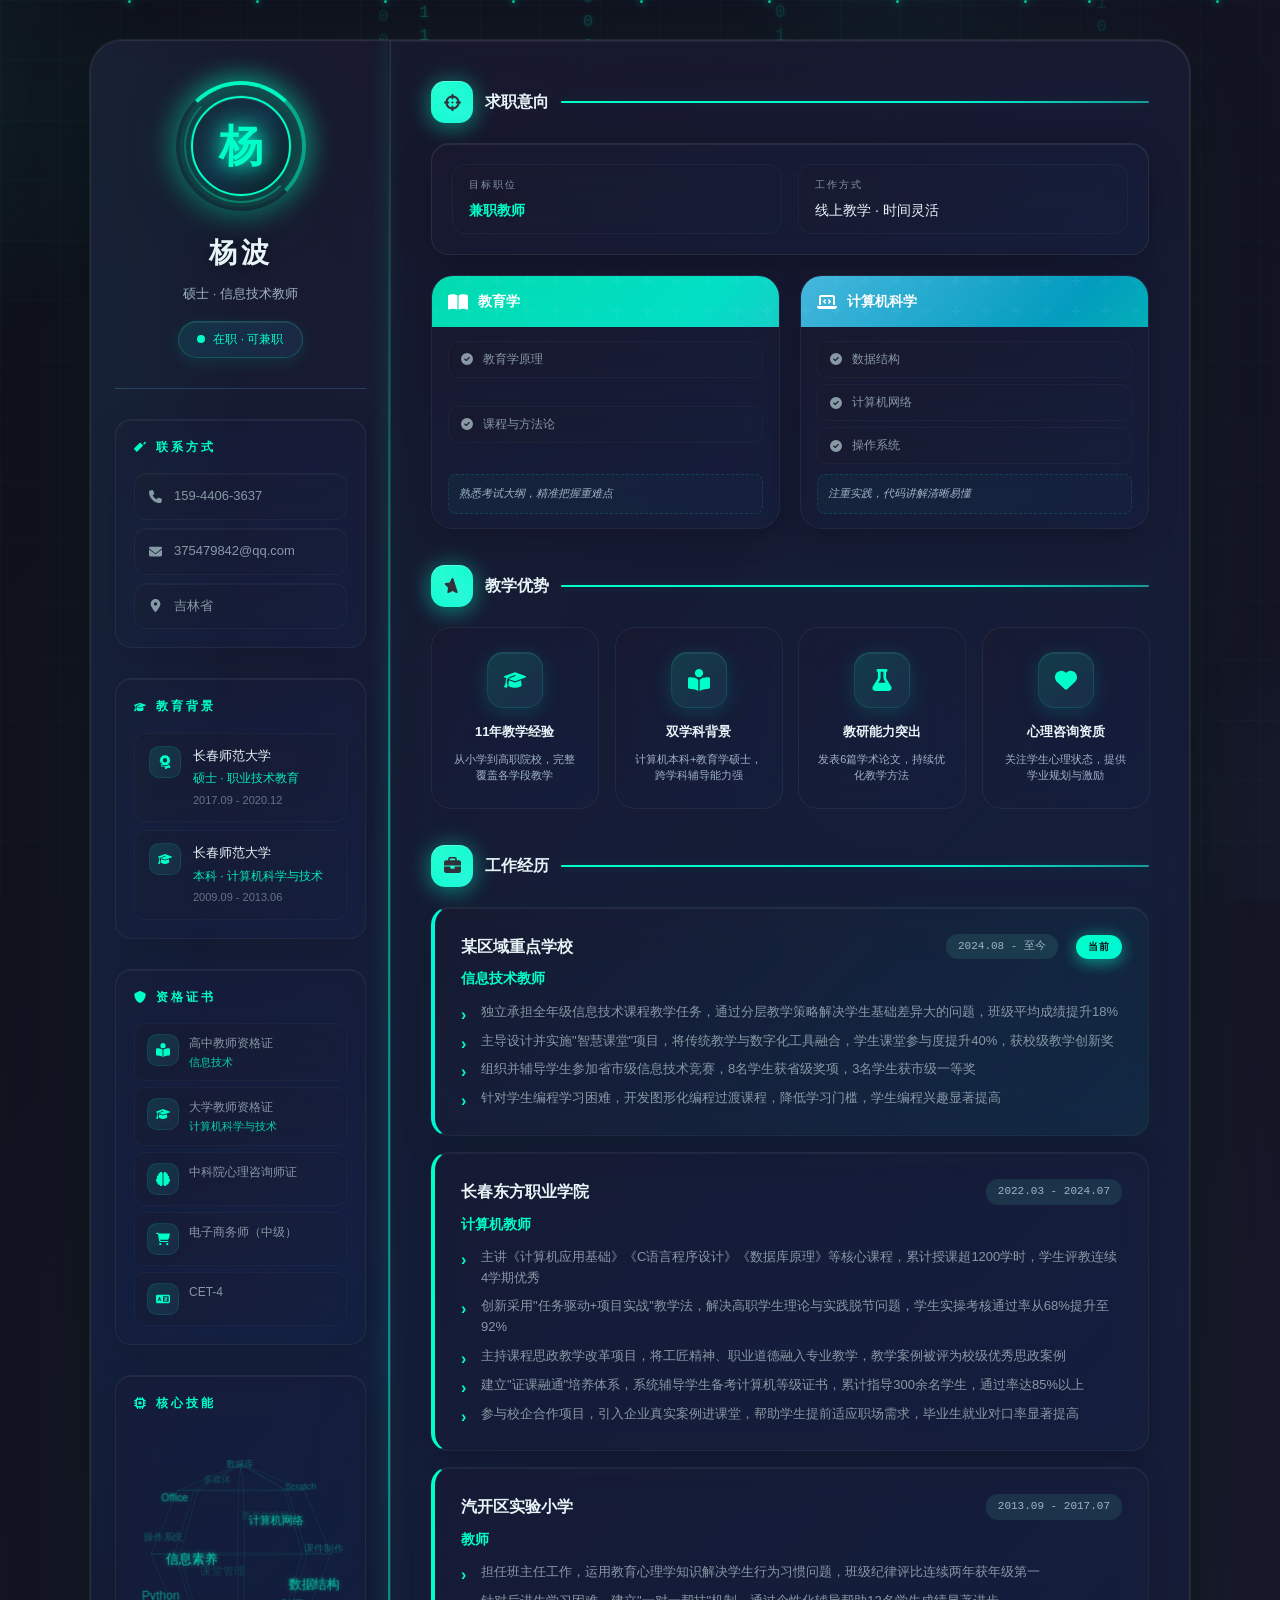
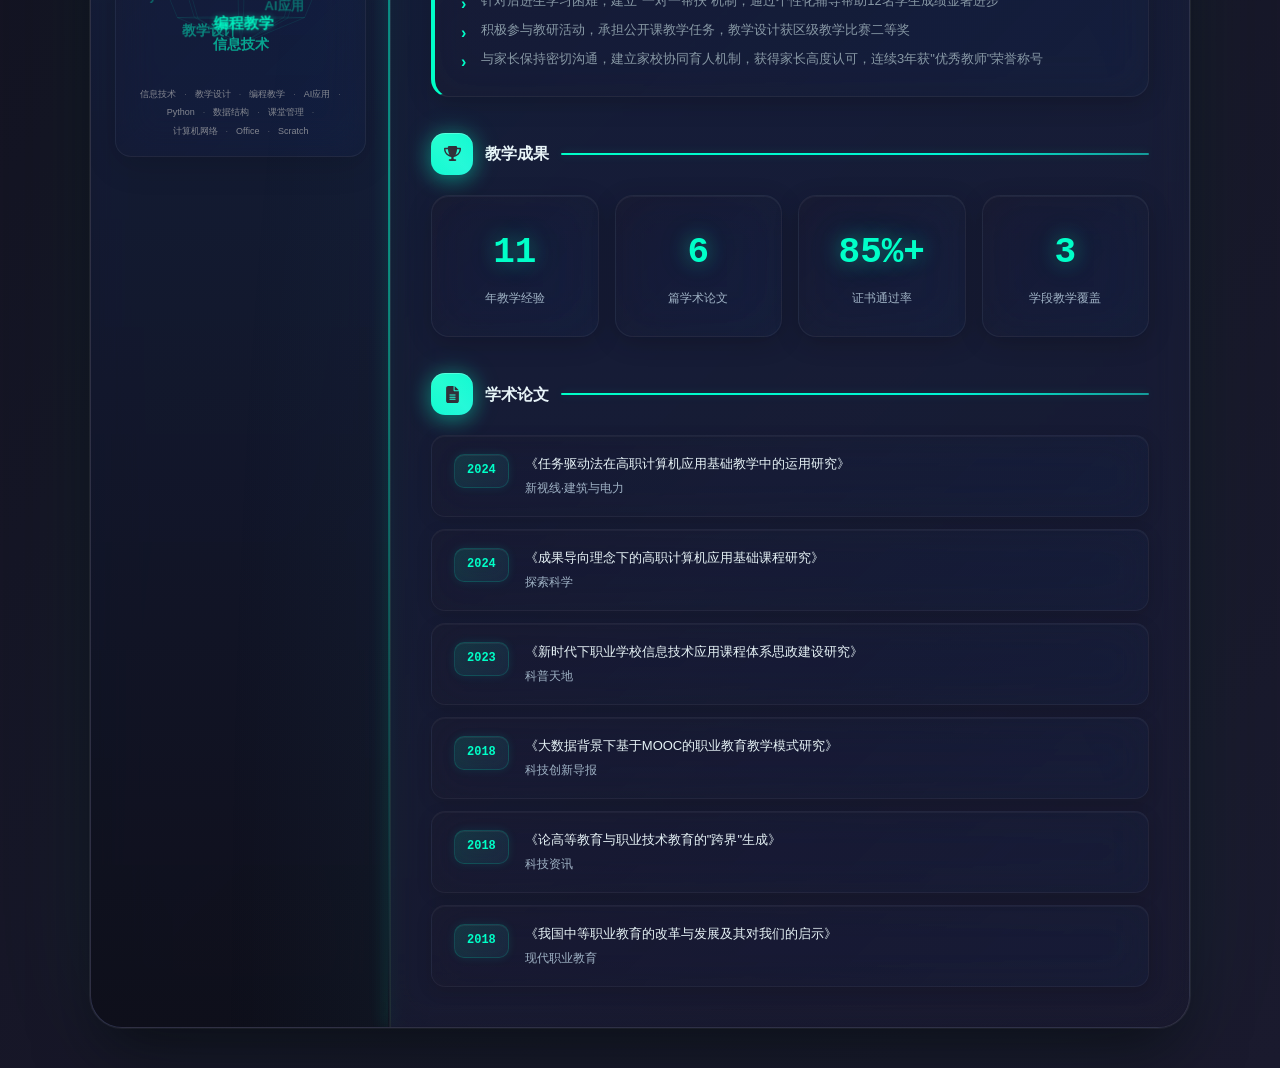
<file: index.html>
<!DOCTYPE html>
<html lang="zh-CN">
<head>
    <meta charset="UTF-8">
    <meta name="viewport" content="width=device-width, initial-scale=1.0">
    <title>杨波 - 兼职教师简历</title>
    <style>
/* 内嵌字体 - Orbitron */
@font-face {
    font-family: 'Orbitron';
    font-style: normal;
    font-weight: 400;
    font-display: swap;
    src: url([data-uri]) format('woff2');
}
@font-face {
    font-family: 'Orbitron';
    font-style: normal;
    font-weight: 700;
    font-display: swap;
    src: url([data-uri] cwKg3OgpNzHKzYxyS6Lc6ii3NcrtN83dPM29PM29Ps19PM19Pc39Pc0DPc2DPc1DPc3DPc0jPc1jPM3jPM0TPM2TPM1TPc3TPs3zPM+zPM9zPc9zPcvzPMfzPMvzPMcT7NdNMV41X2dGM17kSTFBIYXPiA55UnlPwqOjY7SO9KRHN7R9uuEpgwY=) format('woff2');
}
/* 内嵌字体 - Noto Sans SC (使用系统中文字体作为后备) */
@font-face {
    font-family: 'Noto Sans SC';
    font-style: normal;
    font-weight: 300;
    font-display: swap;
    src: local('Noto Sans SC Light'), local('NotoSansSC-Light'), local('PingFang SC Light'), local('Microsoft YaHei Light');
}
@font-face {
    font-family: 'Noto Sans SC';
    font-style: normal;
    font-weight: 400;
    font-display: swap;
    src: local('Noto Sans SC'), local('NotoSansSC-Regular'), local('PingFang SC'), local('Microsoft YaHei');
}
@font-face {
    font-family: 'Noto Sans SC';
    font-style: normal;
    font-weight: 500;
    font-display: swap;
    src: local('Noto Sans SC Medium'), local('NotoSansSC-Medium'), local('PingFang SC Medium'), local('Microsoft YaHei');
}
@font-face {
    font-family: 'Noto Sans SC';
    font-style: normal;
    font-weight: 700;
    font-display: swap;
    src: local('Noto Sans SC Bold'), local('NotoSansSC-Bold'), local('PingFang SC Semibold'), local('Microsoft YaHei Bold');
}

/* 内联图标样式 */
.icon {
    display: inline-flex;
    align-items: center;
    justify-content: center;
    width: 1em;
    height: 1em;
    vertical-align: -0.125em;
    fill: currentColor;
}
.icon svg {
    width: 100%;
    height: 100%;
}
/* ========================================
   杨波 - 兼职教师简历样式表
   设计风格：科技感 + 专业教育气质
   ======================================== */

/* CSS 变量定义 - iOS 26风格 */
:root {
    --primary-color: #1a1a2e;
    --primary-light: #16213e;
    --primary-dark: #0f0f1a;
    --accent-color: #00ffc8;
    --accent-secondary: #00b4d8;
    --neon-blue: #4cc9f0;
    --neon-cyan: #00f5d4;
    --text-dark: #e8f4f8;
    --text-medium: #a0b3c6;
    --text-light: #8899a6;
    --bg-light: #1a1a2e;
    --bg-white: #16213e;
    --border-color: #2a3f5f;
    --success-color: #00ffc8;
    --sidebar-width: 300px;
    --glow-color: rgba(0, 255, 200, 0.35);
    --glass-bg: rgba(26, 26, 46, 0.55);
    --glass-bg-strong: rgba(26, 26, 46, 0.75);
    --glass-border: rgba(0, 255, 200, 0.12);
    --glass-border-hover: rgba(0, 255, 200, 0.25);
    --shadow-color: rgba(0, 0, 0, 0.5);
    --shadow-glow: rgba(0, 255, 200, 0.2);
}

/* 重置样式 */
* {
    margin: 0;
    padding: 0;
    box-sizing: border-box;
}

body {
    font-family: 'Noto Sans SC', -apple-system, BlinkMacSystemFont, 'Segoe UI', sans-serif;
    background: linear-gradient(135deg, #0f0f1a 0%, #1a1a2e 25%, #0d1b2a 50%, #1a1a2e 75%, #0f0f1a 100%);
    background-size: 400% 400%;
    animation: bgColorShift 15s ease infinite;
    min-height: 100vh;
    padding: 40px 20px;
    line-height: 1.6;
    color: var(--text-dark);
    position: relative;
    overflow-x: hidden;
}

@keyframes bgColorShift {
    0%, 100% { background-position: 0% 50%; }
    25% { background-position: 50% 100%; }
    50% { background-position: 100% 50%; }
    75% { background-position: 50% 0%; }
}

/* 科技感背景 - 动态渐变光晕 */
.tech-bg {
    position: fixed;
    top: 0;
    left: 0;
    width: 100%;
    height: 100%;
    pointer-events: none;
    z-index: 0;
    overflow: hidden;
}

/* 流动光晕效果 */
.tech-bg::before {
    content: '';
    position: absolute;
    top: -50%;
    left: -50%;
    width: 200%;
    height: 200%;
    background: 
        radial-gradient(ellipse 600px 600px at 20% 30%, rgba(0, 255, 200, 0.08) 0%, transparent 50%),
        radial-gradient(ellipse 500px 500px at 80% 70%, rgba(76, 201, 240, 0.06) 0%, transparent 50%),
        radial-gradient(ellipse 400px 400px at 60% 20%, rgba(0, 245, 212, 0.05) 0%, transparent 50%);
    animation: auroraMove 20s ease-in-out infinite;
}

.tech-bg::after {
    content: '';
    position: absolute;
    top: 0;
    left: 0;
    width: 100%;
    height: 100%;
    background: 
        radial-gradient(ellipse 500px 500px at 70% 80%, rgba(0, 180, 216, 0.06) 0%, transparent 50%),
        radial-gradient(ellipse 450px 450px at 30% 60%, rgba(0, 255, 200, 0.05) 0%, transparent 50%);
    animation: auroraMove 25s ease-in-out infinite reverse;
}

@keyframes auroraMove {
    0%, 100% { transform: translate(0, 0) rotate(0deg); }
    25% { transform: translate(5%, 3%) rotate(1deg); }
    50% { transform: translate(0%, 5%) rotate(0deg); }
    75% { transform: translate(-5%, 2%) rotate(-1deg); }
}

.grid-lines {
    position: absolute;
    width: 100%;
    height: 100%;
    background-image: 
        linear-gradient(rgba(0, 255, 200, 0.025) 1px, transparent 1px),
        linear-gradient(90deg, rgba(0, 255, 200, 0.025) 1px, transparent 1px);
    background-size: 60px 60px;
    animation: gridMove 25s linear infinite;
}

@keyframes gridMove {
    0% { transform: translate(0, 0); }
    100% { transform: translate(60px, 60px); }
}

.floating-particles {
    position: absolute;
    width: 100%;
    height: 100%;
}

.floating-particles span {
    position: absolute;
    width: 3px;
    height: 3px;
    background: var(--accent-color);
    border-radius: 50%;
    box-shadow: 
        0 0 6px var(--accent-color), 
        0 0 12px var(--accent-color),
        0 0 20px rgba(0, 255, 200, 0.3);
    animation: float 15s infinite, colorPulse 4s ease-in-out infinite;
    opacity: 0.7;
}

@keyframes colorPulse {
    0%, 100% { 
        background: var(--accent-color);
        box-shadow: 0 0 6px var(--accent-color), 0 0 12px var(--accent-color);
    }
    50% { 
        background: var(--neon-cyan);
        box-shadow: 0 0 8px var(--neon-cyan), 0 0 16px var(--neon-cyan);
    }
}

.floating-particles span:nth-child(1) { left: 10%; animation-delay: 0s; animation-duration: 12s; }
.floating-particles span:nth-child(2) { left: 20%; animation-delay: 2s; animation-duration: 14s; }
.floating-particles span:nth-child(3) { left: 30%; animation-delay: 4s; animation-duration: 16s; }
.floating-particles span:nth-child(4) { left: 40%; animation-delay: 1s; animation-duration: 13s; }
.floating-particles span:nth-child(5) { left: 50%; animation-delay: 3s; animation-duration: 15s; }
.floating-particles span:nth-child(6) { left: 60%; animation-delay: 5s; animation-duration: 11s; }
.floating-particles span:nth-child(7) { left: 70%; animation-delay: 2.5s; animation-duration: 17s; }
.floating-particles span:nth-child(8) { left: 80%; animation-delay: 1.5s; animation-duration: 14s; }
.floating-particles span:nth-child(9) { left: 85%; animation-delay: 4.5s; animation-duration: 12s; }
.floating-particles span:nth-child(10) { left: 95%; animation-delay: 0.5s; animation-duration: 16s; }

@keyframes float {
    0%, 100% { transform: translateY(100vh) scale(0); opacity: 0; }
    10% { opacity: 0.7; }
    90% { opacity: 0.7; }
    100% { transform: translateY(-100vh) scale(1); opacity: 0; }
}

/* 简历容器 - iOS 26风格玻璃磨砂效果 */
.resume-container {
    max-width: 1100px;
    margin: 0 auto;
    display: flex;
    background: linear-gradient(135deg, 
        rgba(26, 26, 46, 0.65) 0%, 
        rgba(22, 33, 62, 0.55) 50%,
        rgba(26, 26, 46, 0.6) 100%);
    backdrop-filter: blur(40px) saturate(180%);
    -webkit-backdrop-filter: blur(40px) saturate(180%);
    border-radius: 32px;
    overflow: hidden;
    box-shadow: 
        0 32px 64px -12px rgba(0, 0, 0, 0.5),
        0 0 0 1px rgba(255, 255, 255, 0.08),
        0 0 120px rgba(0, 255, 200, 0.06),
        inset 0 1px 0 rgba(255, 255, 255, 0.1),
        inset 0 -1px 0 rgba(0, 0, 0, 0.1);
    position: relative;
    z-index: 1;
    border: 1px solid rgba(255, 255, 255, 0.1);
    animation: containerGlow 8s ease-in-out infinite;
}

@keyframes containerGlow {
    0%, 100% { 
        box-shadow: 
            0 32px 64px -12px rgba(0, 0, 0, 0.5),
            0 0 0 1px rgba(255, 255, 255, 0.08),
            0 0 80px rgba(0, 255, 200, 0.05),
            inset 0 1px 0 rgba(255, 255, 255, 0.1);
    }
    50% { 
        box-shadow: 
            0 32px 64px -12px rgba(0, 0, 0, 0.5),
            0 0 0 1px rgba(255, 255, 255, 0.1),
            0 0 120px rgba(76, 201, 240, 0.08),
            inset 0 1px 0 rgba(255, 255, 255, 0.12);
    }
}

/* ========================================
   左侧边栏 - iOS 26风格玻璃磨砂效果
   ======================================== */
.sidebar {
    width: var(--sidebar-width);
    background: linear-gradient(180deg, 
        rgba(26, 26, 46, 0.85) 0%, 
        rgba(22, 33, 62, 0.9) 50%,
        rgba(15, 15, 26, 0.95) 100%);
    backdrop-filter: blur(30px) saturate(150%);
    -webkit-backdrop-filter: blur(30px) saturate(150%);
    color: var(--text-dark);
    padding: 40px 24px;
    flex-shrink: 0;
    border-right: 1px solid rgba(255, 255, 255, 0.08);
    position: relative;
    box-shadow: 
        4px 0 30px rgba(0, 0, 0, 0.25),
        inset -1px 0 0 rgba(255, 255, 255, 0.05);
}

.sidebar::before {
    content: '';
    position: absolute;
    top: 0;
    right: 0;
    width: 2px;
    height: 100%;
    background: linear-gradient(180deg, 
        transparent 0%, 
        var(--accent-color) 30%, 
        var(--neon-cyan) 50%,
        var(--accent-color) 70%,
        transparent 100%);
    opacity: 0.5;
    box-shadow: 0 0 15px var(--accent-color), 0 0 30px rgba(0, 255, 200, 0.3);
    animation: borderGlow 4s ease-in-out infinite;
}

@keyframes borderGlow {
    0%, 100% { opacity: 0.4; }
    50% { opacity: 0.7; }
}

.sidebar::after {
    content: '';
    position: absolute;
    top: 0;
    left: 0;
    right: 0;
    bottom: 0;
    background: 
        radial-gradient(ellipse at top left, rgba(0, 255, 200, 0.04) 0%, transparent 40%),
        radial-gradient(ellipse at bottom right, rgba(76, 201, 240, 0.03) 0%, transparent 40%);
    pointer-events: none;
    animation: sidebarAmbient 10s ease-in-out infinite;
}

@keyframes sidebarAmbient {
    0%, 100% { opacity: 1; }
    50% { opacity: 0.6; }
}

/* 个人头像区域 */
.profile-section {
    text-align: center;
    padding-bottom: 30px;
    border-bottom: 1px solid var(--border-color);
    margin-bottom: 30px;
}

.avatar-wrapper {
    position: relative;
    width: 130px;
    height: 130px;
    margin: 0 auto 20px;
    display: flex;
    align-items: center;
    justify-content: center;
}

/* 外层旋转光环 - 粗/亮 */
.avatar-ring {
    position: absolute;
    top: 0;
    left: 0;
    width: 100%;
    height: 100%;
    border-radius: 50%;
    border: 4px solid transparent;
    border-top-color: var(--accent-color);
    border-right-color: rgba(0, 255, 200, 0.6);
    animation: spin 3s linear infinite, ringColorShift 6s ease-in-out infinite;
    box-shadow: 
        0 0 25px rgba(0, 255, 200, 0.4),
        inset 0 0 15px rgba(0, 255, 200, 0.15);
    filter: drop-shadow(0 0 10px rgba(0, 255, 200, 0.5));
}

@keyframes ringColorShift {
    0%, 100% { 
        border-top-color: var(--accent-color);
        border-right-color: rgba(0, 255, 200, 0.6);
        filter: drop-shadow(0 0 10px rgba(0, 255, 200, 0.5));
    }
    50% { 
        border-top-color: var(--neon-cyan);
        border-right-color: rgba(76, 201, 240, 0.6);
        filter: drop-shadow(0 0 10px rgba(76, 201, 240, 0.5));
    }
}

/* 第二层反向旋转光环 - 中等粗细/中等亮度 */
.avatar-wrapper::before {
    content: '';
    position: absolute;
    top: 8px;
    left: 8px;
    right: 8px;
    bottom: 8px;
    border-radius: 50%;
    border: 2px solid transparent;
    border-bottom-color: rgba(0, 255, 200, 0.45);
    border-left-color: rgba(0, 245, 212, 0.3);
    animation: spinReverse 5s linear infinite;
    filter: drop-shadow(0 0 5px rgba(0, 255, 200, 0.35));
}

/* 第三层脉冲光环 - 细/暗 */
.avatar-wrapper::after {
    content: '';
    position: absolute;
    top: 14px;
    left: 14px;
    right: 14px;
    bottom: 14px;
    border-radius: 50%;
    border: 1px solid rgba(0, 255, 200, 0.2);
    animation: pulseRing 2.5s ease-in-out infinite, spinSlow 8s linear infinite;
}

@keyframes spin {
    0% { transform: rotate(0deg); }
    100% { transform: rotate(360deg); }
}

@keyframes spinReverse {
    0% { transform: rotate(360deg); }
    100% { transform: rotate(0deg); }
}

@keyframes spinSlow {
    0% { transform: rotate(0deg); }
    100% { transform: rotate(360deg); }
}

@keyframes pulseRing {
    0%, 100% { 
        opacity: 0.35;
        box-shadow: 0 0 0 0 rgba(0, 255, 200, 0.25);
    }
    50% { 
        opacity: 0.7;
        box-shadow: 0 0 15px 3px rgba(0, 245, 212, 0.2);
    }
}

.avatar {
    width: 100px;
    height: 100px;
    border-radius: 50%;
    background: linear-gradient(135deg, 
        rgba(26, 26, 46, 0.9) 0%, 
        rgba(22, 33, 62, 0.95) 50%,
        rgba(15, 15, 26, 0.98) 100%);
    backdrop-filter: blur(20px) saturate(150%);
    -webkit-backdrop-filter: blur(20px) saturate(150%);
    display: flex;
    align-items: center;
    justify-content: center;
    box-shadow: 
        0 0 50px rgba(0, 255, 200, 0.3),
        0 0 100px rgba(0, 255, 200, 0.1),
        inset 0 0 40px rgba(0, 255, 200, 0.08),
        inset 0 1px 0 rgba(255, 255, 255, 0.1),
        0 10px 40px rgba(0, 0, 0, 0.4);
    border: 2px solid var(--accent-color);
    position: relative;
    z-index: 1;
    animation: avatarFloat 4s ease-in-out infinite, avatarGlow 5s ease-in-out infinite;
}

@keyframes avatarFloat {
    0%, 100% { transform: translateY(0); }
    50% { transform: translateY(-5px); }
}

@keyframes avatarGlow {
    0%, 100% { 
        box-shadow: 
            0 0 50px rgba(0, 255, 200, 0.3),
            0 0 100px rgba(0, 255, 200, 0.1),
            inset 0 0 40px rgba(0, 255, 200, 0.08),
            0 10px 40px rgba(0, 0, 0, 0.4);
        border-color: var(--accent-color);
    }
    50% { 
        box-shadow: 
            0 0 60px rgba(76, 201, 240, 0.35),
            0 0 120px rgba(0, 245, 212, 0.15),
            inset 0 0 50px rgba(76, 201, 240, 0.1),
            0 10px 40px rgba(0, 0, 0, 0.4);
        border-color: var(--neon-cyan);
    }
}

.avatar-text {
    font-family: 'Orbitron', 'Noto Sans SC', sans-serif;
    font-size: 44px;
    font-weight: 700;
    color: var(--accent-color);
    text-shadow: 
        0 0 20px var(--accent-color),
        0 0 40px rgba(0, 255, 200, 0.5),
        0 0 60px rgba(0, 255, 200, 0.3);
    animation: textGlow 3s ease-in-out infinite;
}

@keyframes textGlow {
    0%, 100% { 
        color: var(--accent-color);
        text-shadow: 
            0 0 20px var(--accent-color),
            0 0 40px rgba(0, 255, 200, 0.5);
    }
    50% { 
        color: var(--neon-cyan);
        text-shadow: 
            0 0 30px var(--neon-cyan),
            0 0 60px rgba(76, 201, 240, 0.7),
            0 0 80px rgba(0, 245, 212, 0.4);
    }
}

.name {
    font-family: 'Orbitron', 'Noto Sans SC', sans-serif;
    font-size: 28px;
    font-weight: 700;
    margin-bottom: 8px;
    letter-spacing: 4px;
    color: var(--text-dark);
    text-shadow: 0 2px 10px rgba(0, 0, 0, 0.3);
    animation: fadeInUp 0.8s ease-out;
}

.title {
    font-size: 13px;
    color: var(--text-medium);
    font-weight: 300;
    margin-bottom: 16px;
    animation: fadeInUp 0.8s ease-out 0.1s both;
}

@keyframes fadeInUp {
    from {
        opacity: 0;
        transform: translateY(20px);
    }
    to {
        opacity: 1;
        transform: translateY(0);
    }
}

.status-badge {
    display: inline-flex;
    align-items: center;
    gap: 8px;
    background: linear-gradient(135deg, 
        rgba(0, 255, 200, 0.1) 0%, 
        rgba(76, 201, 240, 0.08) 100%);
    backdrop-filter: blur(15px) saturate(150%);
    -webkit-backdrop-filter: blur(15px) saturate(150%);
    padding: 8px 18px;
    border-radius: 20px;
    font-size: 12px;
    color: var(--accent-color);
    border: 1px solid rgba(0, 255, 200, 0.2);
    box-shadow: 
        0 4px 15px rgba(0, 255, 200, 0.1),
        inset 0 1px 0 rgba(255, 255, 255, 0.08);
    animation: badgeShimmer 4s ease-in-out infinite;
}

@keyframes badgeShimmer {
    0%, 100% { 
        background: linear-gradient(135deg, rgba(0, 255, 200, 0.1) 0%, rgba(76, 201, 240, 0.08) 100%);
        border-color: rgba(0, 255, 200, 0.2);
    }
    50% { 
        background: linear-gradient(135deg, rgba(76, 201, 240, 0.12) 0%, rgba(0, 245, 212, 0.1) 100%);
        border-color: rgba(76, 201, 240, 0.25);
    }
}

.pulse {
    width: 8px;
    height: 8px;
    background: var(--accent-color);
    border-radius: 50%;
    animation: pulse 2s infinite, pulseColor 4s ease-in-out infinite;
}

@keyframes pulse {
    0%, 100% { box-shadow: 0 0 0 0 rgba(0, 255, 200, 0.7); }
    50% { box-shadow: 0 0 0 8px rgba(0, 255, 200, 0); }
}

@keyframes pulseColor {
    0%, 100% { background: var(--accent-color); }
    50% { background: var(--neon-cyan); }
}

/* 侧边栏通用样式 */
.section-title {
    font-size: 12px;
    font-weight: 600;
    text-transform: uppercase;
    letter-spacing: 3px;
    margin-bottom: 16px;
    color: var(--accent-color);
    display: flex;
    align-items: center;
    gap: 10px;
    animation: sectionTitleGlow 3s ease-in-out infinite;
}

@keyframes sectionTitleGlow {
    0%, 100% { 
        text-shadow: 0 0 5px rgba(0, 255, 200, 0.3);
        color: var(--accent-color);
    }
    50% { 
        text-shadow: 0 0 15px rgba(0, 255, 200, 0.5), 0 0 25px rgba(76, 201, 240, 0.3);
        color: var(--neon-cyan);
    }
}

.section-title i {
    font-size: 14px;
    animation: iconBounce 2s ease-in-out infinite;
}

@keyframes iconBounce {
    0%, 100% { transform: translateY(0); }
    50% { transform: translateY(-2px); }
}

/* 联系方式 - iOS玻璃卡片 */
.contact-section {
    margin-bottom: 30px;
    background: linear-gradient(135deg, 
        rgba(26, 26, 46, 0.5) 0%, 
        rgba(22, 33, 62, 0.4) 100%);
    backdrop-filter: blur(20px) saturate(150%);
    -webkit-backdrop-filter: blur(20px) saturate(150%);
    border-radius: 16px;
    padding: 18px;
    border: 1px solid rgba(255, 255, 255, 0.06);
    box-shadow: 
        0 8px 32px rgba(0, 0, 0, 0.15),
        inset 0 1px 0 rgba(255, 255, 255, 0.06);
    transition: all 0.4s ease;
    animation: cardFadeIn 0.6s ease-out;
}

.contact-section:hover {
    border-color: rgba(0, 255, 200, 0.15);
    box-shadow: 
        0 12px 40px rgba(0, 0, 0, 0.2),
        0 0 30px rgba(0, 255, 200, 0.05),
        inset 0 1px 0 rgba(255, 255, 255, 0.08);
    transform: translateY(-2px);
}

@keyframes cardFadeIn {
    from { 
        opacity: 0;
        transform: translateY(10px);
    }
    to { 
        opacity: 1;
        transform: translateY(0);
    }
}

.contact-list {
    list-style: none;
}

.contact-list li {
    display: flex;
    align-items: center;
    gap: 12px;
    padding: 12px 14px;
    margin-bottom: 8px;
    font-size: 13px;
    color: var(--text-light);
    background: linear-gradient(135deg, 
        rgba(26, 26, 46, 0.4) 0%, 
        rgba(22, 33, 62, 0.3) 100%);
    backdrop-filter: blur(15px);
    -webkit-backdrop-filter: blur(15px);
    border-radius: 12px;
    border: 1px solid rgba(255, 255, 255, 0.04);
    transition: all 0.4s cubic-bezier(0.4, 0, 0.2, 1);
    box-shadow: inset 0 1px 0 rgba(255, 255, 255, 0.04);
}

.contact-list li:last-child {
    margin-bottom: 0;
}

.contact-list li:hover {
    color: var(--accent-color);
    background: linear-gradient(135deg, 
        rgba(0, 255, 200, 0.08) 0%, 
        rgba(76, 201, 240, 0.05) 100%);
    border-color: rgba(0, 255, 200, 0.15);
    transform: translateX(6px) scale(1.02);
    box-shadow: 
        0 4px 20px rgba(0, 255, 200, 0.1),
        inset 0 1px 0 rgba(255, 255, 255, 0.08);
}

.contact-list li i {
    width: 32px;
    height: 32px;
    display: flex;
    align-items: center;
    justify-content: center;
    background: linear-gradient(135deg, 
        rgba(0, 255, 200, 0.12) 0%, 
        rgba(76, 201, 240, 0.08) 100%);
    border-radius: 10px;
    color: var(--accent-color);
    font-size: 14px;
    border: 1px solid rgba(0, 255, 200, 0.1);
    transition: all 0.3s ease;
}

.contact-list li:hover i {
    transform: scale(1.1);
    box-shadow: 0 0 15px rgba(0, 255, 200, 0.3);
}

/* 教育背景 - 左侧栏样式 */
.education-sidebar {
    margin-bottom: 30px;
    background: linear-gradient(135deg, 
        rgba(26, 26, 46, 0.5) 0%, 
        rgba(22, 33, 62, 0.4) 100%);
    backdrop-filter: blur(20px) saturate(150%);
    -webkit-backdrop-filter: blur(20px) saturate(150%);
    border-radius: 16px;
    padding: 18px;
    border: 1px solid rgba(255, 255, 255, 0.06);
    box-shadow: 
        0 8px 32px rgba(0, 0, 0, 0.15),
        inset 0 1px 0 rgba(255, 255, 255, 0.06);
    transition: all 0.4s ease;
    animation: cardFadeIn 0.6s ease-out 0.05s both;
}

.education-sidebar:hover {
    border-color: rgba(0, 255, 200, 0.15);
    box-shadow: 
        0 12px 40px rgba(0, 0, 0, 0.2),
        0 0 30px rgba(0, 255, 200, 0.05),
        inset 0 1px 0 rgba(255, 255, 255, 0.08);
    transform: translateY(-2px);
}

.edu-list {
    list-style: none;
}

.edu-list li {
    display: flex;
    align-items: flex-start;
    gap: 12px;
    padding: 12px 14px;
    margin-bottom: 8px;
    font-size: 13px;
    color: var(--text-light);
    background: linear-gradient(135deg, 
        rgba(26, 26, 46, 0.35) 0%, 
        rgba(22, 33, 62, 0.25) 100%);
    backdrop-filter: blur(12px);
    -webkit-backdrop-filter: blur(12px);
    border-radius: 12px;
    border: 1px solid rgba(255, 255, 255, 0.03);
    transition: all 0.3s cubic-bezier(0.4, 0, 0.2, 1);
}

.edu-list li:last-child {
    margin-bottom: 0;
}

.edu-list li:hover {
    color: var(--accent-color);
    background: linear-gradient(135deg, 
        rgba(0, 255, 200, 0.08) 0%, 
        rgba(76, 201, 240, 0.05) 100%);
    border-color: rgba(0, 255, 200, 0.15);
    transform: translateX(6px);
    box-shadow: 0 4px 15px rgba(0, 255, 200, 0.08);
}

.edu-list li .icon {
    width: 32px;
    height: 32px;
    display: flex;
    align-items: center;
    justify-content: center;
    background: linear-gradient(135deg, 
        rgba(0, 255, 200, 0.12) 0%, 
        rgba(76, 201, 240, 0.08) 100%);
    border-radius: 10px;
    color: var(--accent-color);
    flex-shrink: 0;
    border: 1px solid rgba(0, 255, 200, 0.1);
    transition: all 0.3s ease;
}

.edu-list li .icon svg {
    width: 14px;
    height: 14px;
}

.edu-list li:hover .icon {
    transform: scale(1.1);
    box-shadow: 0 0 15px rgba(0, 255, 200, 0.3);
}

.edu-list li .edu-info {
    flex: 1;
    display: flex;
    flex-direction: column;
    gap: 3px;
}

.edu-list li .edu-school {
    font-weight: 500;
    color: var(--text-dark);
    font-size: 13px;
}

.edu-list li .edu-degree {
    font-size: 12px;
    color: var(--accent-color);
    opacity: 0.9;
}

.edu-list li .edu-time {
    font-size: 11px;
    color: var(--text-muted);
    opacity: 0.7;
}

/* 资质证书 - iOS玻璃卡片 */
.certificates-section {
    margin-bottom: 30px;
    background: linear-gradient(135deg, 
        rgba(26, 26, 46, 0.5) 0%, 
        rgba(22, 33, 62, 0.4) 100%);
    backdrop-filter: blur(20px) saturate(150%);
    -webkit-backdrop-filter: blur(20px) saturate(150%);
    border-radius: 16px;
    padding: 18px;
    border: 1px solid rgba(255, 255, 255, 0.06);
    box-shadow: 
        0 8px 32px rgba(0, 0, 0, 0.15),
        inset 0 1px 0 rgba(255, 255, 255, 0.06);
    transition: all 0.4s ease;
    animation: cardFadeIn 0.6s ease-out 0.1s both;
}

.certificates-section:hover {
    border-color: rgba(0, 255, 200, 0.15);
    box-shadow: 
        0 12px 40px rgba(0, 0, 0, 0.2),
        0 0 30px rgba(0, 255, 200, 0.05),
        inset 0 1px 0 rgba(255, 255, 255, 0.08);
    transform: translateY(-2px);
}

.cert-list {
    list-style: none;
}

.cert-list li {
    display: flex;
    align-items: flex-start;
    gap: 10px;
    padding: 10px 12px;
    margin-bottom: 6px;
    font-size: 12px;
    color: var(--text-light);
    line-height: 1.5;
    background: linear-gradient(135deg, 
        rgba(26, 26, 46, 0.35) 0%, 
        rgba(22, 33, 62, 0.25) 100%);
    backdrop-filter: blur(12px);
    -webkit-backdrop-filter: blur(12px);
    border-radius: 10px;
    border: 1px solid rgba(255, 255, 255, 0.03);
    transition: all 0.4s cubic-bezier(0.4, 0, 0.2, 1);
}

.cert-list li .icon {
    width: 32px;
    height: 32px;
    display: flex;
    align-items: center;
    justify-content: center;
    background: linear-gradient(135deg, 
        rgba(0, 255, 200, 0.12) 0%, 
        rgba(76, 201, 240, 0.08) 100%);
    border-radius: 10px;
    color: var(--accent-color);
    flex-shrink: 0;
    border: 1px solid rgba(0, 255, 200, 0.1);
    transition: all 0.3s ease;
}

.cert-list li .icon svg {
    width: 14px;
    height: 14px;
}

.cert-list li:hover .icon {
    transform: scale(1.1);
    box-shadow: 0 0 15px rgba(0, 255, 200, 0.3);
}

.cert-list li .cert-text {
    display: flex;
    flex-direction: column;
    gap: 2px;
}

.cert-list li .cert-sub {
    font-size: 11px;
    color: var(--accent-color);
    opacity: 0.8;
}

.cert-list li:last-child {
    margin-bottom: 0;
}

.cert-list li:hover {
    color: var(--text-dark);
    background: linear-gradient(135deg, 
        rgba(0, 255, 200, 0.06) 0%, 
        rgba(76, 201, 240, 0.04) 100%);
    border-color: rgba(0, 255, 200, 0.12);
    transform: translateX(6px);
    box-shadow: 0 4px 15px rgba(0, 255, 200, 0.08);
}

.cert-list li i {
    width: 24px;
    height: 24px;
    display: flex;
    align-items: center;
    justify-content: center;
    background: linear-gradient(135deg, 
        rgba(0, 255, 200, 0.15) 0%, 
        rgba(76, 201, 240, 0.1) 100%);
    border-radius: 8px;
    color: var(--accent-color);
    font-size: 11px;
    flex-shrink: 0;
    border: 1px solid rgba(0, 255, 200, 0.12);
    transition: all 0.3s ease;
    animation: certIconPulse 3s ease-in-out infinite;
    animation-delay: calc(var(--i, 0) * 0.2s);
}

.cert-list li:nth-child(1) i { --i: 0; }
.cert-list li:nth-child(2) i { --i: 1; }
.cert-list li:nth-child(3) i { --i: 2; }
.cert-list li:nth-child(4) i { --i: 3; }
.cert-list li:nth-child(5) i { --i: 4; }

@keyframes certIconPulse {
    0%, 100% { 
        box-shadow: 0 0 0 0 rgba(0, 255, 200, 0.2);
    }
    50% { 
        box-shadow: 0 0 10px 2px rgba(0, 255, 200, 0.15);
    }
}

.cert-list li:hover i {
    transform: scale(1.15) rotate(5deg);
    box-shadow: 0 0 15px rgba(0, 255, 200, 0.4);
}

/* 技能进度条 - iOS玻璃卡片 */
.skills-section {
    margin-bottom: 0;
    background: linear-gradient(135deg, 
        rgba(26, 26, 46, 0.5) 0%, 
        rgba(22, 33, 62, 0.4) 100%);
    backdrop-filter: blur(20px) saturate(150%);
    -webkit-backdrop-filter: blur(20px) saturate(150%);
    border-radius: 16px;
    padding: 18px;
    border: 1px solid rgba(255, 255, 255, 0.06);
    box-shadow: 
        0 8px 32px rgba(0, 0, 0, 0.15),
        inset 0 1px 0 rgba(255, 255, 255, 0.06);
    transition: all 0.4s ease;
    animation: cardFadeIn 0.6s ease-out 0.2s both;
}

.skills-section:hover {
    border-color: rgba(0, 255, 200, 0.15);
    box-shadow: 
        0 12px 40px rgba(0, 0, 0, 0.2),
        0 0 30px rgba(0, 255, 200, 0.05),
        inset 0 1px 0 rgba(255, 255, 255, 0.08);
    transform: translateY(-2px);
}

.skill-bars {
    display: flex;
    flex-direction: column;
    gap: 16px;
}

/* 3D技能球样式 */
.skill-sphere-wrapper {
    display: flex;
    flex-direction: column;
    align-items: center;
    gap: 8px;
}

.skill-sphere-container {
    width: 100%;
    height: 220px;
    display: flex;
    justify-content: center;
    align-items: center;
    perspective: 1000px;
    overflow: visible;
    position: relative;
    margin: 15px 0;
}

.skill-sphere {
    position: relative;
    width: 200px;
    height: 200px;
    transform-style: preserve-3d;
}

.sphere-canvas {
    position: absolute;
    left: 50%;
    top: 50%;
    transform: translate(-50%, -50%);
    pointer-events: none;
}

/* 关键词列表 */
.skill-keywords {
    display: flex;
    flex-wrap: wrap;
    justify-content: center;
    gap: 4px 8px;
    padding: 0 5px;
    max-width: 100%;
}

.skill-keywords span {
    font-size: 9px;
    color: rgba(180, 180, 180, 0.7);
    white-space: nowrap;
}

.skill-keywords span::after {
    content: '·';
    margin-left: 8px;
    color: rgba(150, 150, 150, 0.5);
}

.skill-keywords span:last-child::after {
    content: '';
    margin-left: 0;
}

.skill-sphere .tag {
    position: absolute;
    left: 50%;
    top: 50%;
    transform-style: preserve-3d;
    white-space: nowrap;
    cursor: default;
    transition: color 0.3s, text-shadow 0.3s;
    backface-visibility: visible;
}

.skill-sphere .tag.xl {
    font-size: 14px;
    font-weight: 600;
}

.skill-sphere .tag.lg {
    font-size: 12px;
    font-weight: 500;
}

.skill-sphere .tag.md {
    font-size: 10px;
    font-weight: 400;
}

.skill-sphere .tag.sm {
    font-size: 9px;
    font-weight: 400;
}

.skill-sphere .tag.xs {
    font-size: 8px;
    font-weight: 300;
}

.skill-sphere .tag:hover {
    color: #fff !important;
    text-shadow: 0 0 20px rgba(0, 255, 200, 0.8), 0 0 30px rgba(0, 255, 200, 0.5);
}

.skill-item {
    width: 100%;
    padding: 10px 12px;
    background: linear-gradient(135deg, 
        rgba(26, 26, 46, 0.35) 0%, 
        rgba(22, 33, 62, 0.25) 100%);
    backdrop-filter: blur(10px);
    -webkit-backdrop-filter: blur(10px);
    border-radius: 12px;
    border: 1px solid rgba(255, 255, 255, 0.03);
    transition: all 0.4s ease;
}

.skill-item:hover {
    background: linear-gradient(135deg, 
        rgba(0, 255, 200, 0.05) 0%, 
        rgba(76, 201, 240, 0.03) 100%);
    border-color: rgba(0, 255, 200, 0.1);
    transform: scale(1.02);
}

.skill-header {
    display: flex;
    justify-content: space-between;
    font-size: 11px;
    color: var(--text-light);
    margin-bottom: 8px;
}

.skill-header .skill-name {
    transition: color 0.3s ease;
}

.skill-item:hover .skill-header .skill-name {
    color: var(--accent-color);
}

.skill-header .skill-percent {
    color: var(--accent-color);
    font-family: 'Orbitron', monospace;
    font-weight: 600;
    animation: percentGlow 2s ease-in-out infinite;
}

@keyframes percentGlow {
    0%, 100% { text-shadow: 0 0 5px rgba(0, 255, 200, 0.3); }
    50% { text-shadow: 0 0 10px rgba(0, 255, 200, 0.6); }
}

.skill-bar {
    height: 10px;
    background: linear-gradient(135deg, 
        rgba(26, 26, 46, 0.6) 0%, 
        rgba(22, 33, 62, 0.5) 100%);
    border-radius: 6px;
    overflow: hidden;
    box-shadow: 
        inset 0 2px 4px rgba(0, 0, 0, 0.4),
        inset 0 -1px 0 rgba(255, 255, 255, 0.03);
    border: 1px solid rgba(255, 255, 255, 0.03);
}

.skill-progress {
    height: 100%;
    background: linear-gradient(90deg, var(--accent-color), var(--neon-cyan), var(--neon-blue), var(--accent-color));
    background-size: 300% 100%;
    border-radius: 6px;
    position: relative;
    animation: skillLoad 1.5s ease-out, gradientFlow 4s ease infinite;
    box-shadow: 
        0 0 12px rgba(0, 255, 200, 0.5),
        0 0 25px rgba(0, 255, 200, 0.25),
        inset 0 1px 0 rgba(255, 255, 255, 0.3);
}

@keyframes skillLoad {
    from { width: 0 !important; }
}

@keyframes gradientFlow {
    0% { background-position: 0% 50%; }
    50% { background-position: 100% 50%; }
    100% { background-position: 0% 50%; }
}

.skill-progress::after {
    content: '';
    position: absolute;
    top: 0;
    left: 0;
    right: 0;
    bottom: 0;
    background: linear-gradient(90deg, transparent, rgba(255,255,255,0.4), transparent);
    animation: shimmer 2s infinite;
}

@keyframes shimmer {
    0% { transform: translateX(-100%); }
    100% { transform: translateX(100%); }
}

/* ========================================
   主内容区域 - iOS 26风格
   ======================================== */
.main-content {
    flex: 1;
    padding: 40px;
    background: linear-gradient(180deg, 
        rgba(26, 26, 46, 0.4) 0%, 
        rgba(22, 33, 62, 0.35) 50%,
        rgba(26, 26, 46, 0.4) 100%);
    backdrop-filter: blur(20px);
    -webkit-backdrop-filter: blur(20px);
}

.section {
    margin-bottom: 36px;
}

.section:last-child {
    margin-bottom: 0;
}

.main-section-title {
    font-family: 'Orbitron', 'Noto Sans SC', sans-serif;
    font-size: 16px;
    font-weight: 600;
    color: var(--text-dark);
    margin-bottom: 20px;
    display: flex;
    align-items: center;
    gap: 12px;
    animation: titleSlideIn 0.6s ease-out;
}

@keyframes titleSlideIn {
    from {
        opacity: 0;
        transform: translateX(-20px);
    }
    to {
        opacity: 1;
        transform: translateX(0);
    }
}

.main-section-title .title-text {
    background: linear-gradient(90deg, var(--text-dark), var(--accent-color), var(--text-dark));
    background-size: 200% 100%;
    -webkit-background-clip: text;
    -webkit-text-fill-color: transparent;
    background-clip: text;
    animation: titleTextShimmer 5s ease-in-out infinite;
}

@keyframes titleTextShimmer {
    0%, 100% { background-position: 0% 50%; }
    50% { background-position: 100% 50%; }
}

.title-icon {
    width: 42px;
    height: 42px;
    background: linear-gradient(135deg, var(--accent-color), var(--neon-cyan), var(--neon-blue));
    background-size: 200% 200%;
    animation: iconGradient 4s ease infinite, iconFloat 3s ease-in-out infinite;
    border-radius: 14px;
    display: flex;
    align-items: center;
    justify-content: center;
    color: var(--primary-dark);
    font-size: 17px;
    box-shadow: 
        0 4px 20px rgba(0, 255, 200, 0.35),
        0 0 30px rgba(0, 255, 200, 0.2),
        inset 0 1px 0 rgba(255, 255, 255, 0.25);
    position: relative;
    overflow: hidden;
}

.title-icon::before {
    content: '';
    position: absolute;
    top: -50%;
    left: -50%;
    width: 200%;
    height: 200%;
    background: linear-gradient(45deg, transparent, rgba(255, 255, 255, 0.15), transparent);
    animation: iconShine 3s ease-in-out infinite;
}

@keyframes iconShine {
    0%, 100% { transform: translateX(-100%) rotate(45deg); }
    50% { transform: translateX(100%) rotate(45deg); }
}

@keyframes iconGradient {
    0%, 100% { background-position: 0% 50%; }
    50% { background-position: 100% 50%; }
}

@keyframes iconFloat {
    0%, 100% { transform: translateY(0) scale(1); }
    50% { transform: translateY(-3px) scale(1.02); }
}

.title-line {
    flex: 1;
    height: 2px;
    background: linear-gradient(90deg, 
        var(--accent-color), 
        var(--neon-cyan),
        var(--border-color), 
        transparent);
    background-size: 200% 100%;
    animation: lineShimmer 4s ease-in-out infinite;
    border-radius: 1px;
    box-shadow: 0 0 10px rgba(0, 255, 200, 0.2);
}

@keyframes lineShimmer {
    0%, 100% { background-position: 0% 50%; opacity: 0.8; }
    50% { background-position: 100% 50%; opacity: 1; }
}

/* 求职意向 - iOS玻璃卡片 */
.intention-card {
    background: linear-gradient(135deg, 
        rgba(26, 26, 46, 0.6) 0%, 
        rgba(22, 33, 62, 0.5) 100%);
    backdrop-filter: blur(30px) saturate(180%);
    -webkit-backdrop-filter: blur(30px) saturate(180%);
    border-radius: 18px;
    padding: 20px;
    border: 1px solid rgba(255, 255, 255, 0.08);
    display: grid;
    grid-template-columns: repeat(2, 1fr);
    gap: 16px;
    box-shadow: 
        0 8px 32px rgba(0, 0, 0, 0.25),
        inset 0 1px 0 rgba(255, 255, 255, 0.08),
        inset 0 -1px 0 rgba(0, 0, 0, 0.1);
    transition: all 0.4s cubic-bezier(0.4, 0, 0.2, 1);
    position: relative;
    overflow: hidden;
    animation: cardAppear 0.6s ease-out;
}

.intention-card::before {
    content: '';
    position: absolute;
    top: 0;
    left: -100%;
    width: 100%;
    height: 100%;
    background: linear-gradient(90deg, 
        transparent, 
        rgba(0, 255, 200, 0.03), 
        transparent);
    animation: cardShine 6s ease-in-out infinite;
}

@keyframes cardShine {
    0%, 100% { left: -100%; }
    50% { left: 100%; }
}

@keyframes cardAppear {
    from {
        opacity: 0;
        transform: translateY(20px) scale(0.98);
    }
    to {
        opacity: 1;
        transform: translateY(0) scale(1);
    }
}

.intention-card:hover {
    border-color: rgba(0, 255, 200, 0.2);
    transform: translateY(-4px);
    box-shadow: 
        0 16px 48px rgba(0, 0, 0, 0.3),
        0 0 40px rgba(0, 255, 200, 0.08),
        inset 0 1px 0 rgba(255, 255, 255, 0.12);
}

.intention-item {
    display: flex;
    flex-direction: column;
    gap: 6px;
    padding: 12px 16px;
    background: linear-gradient(135deg, 
        rgba(26, 26, 46, 0.4) 0%, 
        rgba(22, 33, 62, 0.3) 100%);
    backdrop-filter: blur(10px);
    -webkit-backdrop-filter: blur(10px);
    border-radius: 14px;
    border: 1px solid rgba(255, 255, 255, 0.04);
    transition: all 0.3s ease;
    min-width: 180px;
}

.intention-item:hover {
    background: linear-gradient(135deg, 
        rgba(0, 255, 200, 0.06) 0%, 
        rgba(76, 201, 240, 0.04) 100%);
    border-color: rgba(0, 255, 200, 0.12);
    transform: scale(1.02);
}

.intention-item .label {
    font-size: 10px;
    color: var(--text-medium);
    text-transform: uppercase;
    letter-spacing: 2px;
    opacity: 0.8;
}

.intention-item .value {
    font-size: 14px;
    color: var(--text-dark);
    font-weight: 500;
    transition: all 0.3s ease;
}

.intention-item:hover .value {
    color: var(--accent-color);
}

.intention-item .value.highlight {
    color: var(--accent-color);
    font-weight: 600;
    animation: highlightPulse 3s ease-in-out infinite;
}

@keyframes highlightPulse {
    0%, 100% { 
        text-shadow: 0 0 5px rgba(0, 255, 200, 0.3);
    }
    50% { 
        text-shadow: 0 0 15px rgba(0, 255, 200, 0.5), 0 0 25px rgba(76, 201, 240, 0.3);
    }
}

/* 教学优势 */
.advantage-grid {
    display: grid;
    grid-template-columns: repeat(4, 1fr);
    gap: 16px;
}

.advantage-card {
    background: linear-gradient(135deg, 
        rgba(26, 26, 46, 0.55) 0%, 
        rgba(22, 33, 62, 0.45) 100%);
    backdrop-filter: blur(25px) saturate(180%);
    -webkit-backdrop-filter: blur(25px) saturate(180%);
    border: 1px solid rgba(255, 255, 255, 0.06);
    border-radius: 20px;
    padding: 24px 18px;
    text-align: center;
    animation: cardStagger 0.6s ease-out both;
    position: relative;
    overflow: hidden;
}

.advantage-card:nth-child(1) { animation-delay: 0.1s; }
.advantage-card:nth-child(2) { animation-delay: 0.2s; }
.advantage-card:nth-child(3) { animation-delay: 0.3s; }
.advantage-card:nth-child(4) { animation-delay: 0.4s; }

@keyframes cardStagger {
    from {
        opacity: 0;
        transform: translateY(30px) scale(0.95);
    }
    to {
        opacity: 1;
        transform: translateY(0) scale(1);
    }
}

.advantage-card::before {
    content: '';
    position: absolute;
    top: -50%;
    left: -50%;
    width: 200%;
    height: 200%;
    background: radial-gradient(circle, rgba(0, 255, 200, 0.03) 0%, transparent 50%);
    opacity: 0;
    transition: opacity 0.5s ease;
}

.advantage-card:hover::before {
    opacity: 1;
    animation: cardGlowRotate 4s linear infinite;
}

@keyframes cardGlowRotate {
    from { transform: rotate(0deg); }
    to { transform: rotate(360deg); }
}
    transition: all 0.4s cubic-bezier(0.4, 0, 0.2, 1);
    box-shadow: 
        0 4px 20px rgba(0, 0, 0, 0.2),
        inset 0 1px 0 rgba(255, 255, 255, 0.05);
}

.advantage-card:hover {
    border-color: rgba(0, 255, 200, 0.2);
    transform: translateY(-8px);
    box-shadow: 
        0 20px 40px rgba(0, 0, 0, 0.3),
        0 0 40px rgba(0, 255, 200, 0.1),
        inset 0 1px 0 rgba(255, 255, 255, 0.08);
    background: linear-gradient(135deg, 
        rgba(26, 26, 46, 0.7) 0%, 
        rgba(22, 33, 62, 0.6) 100%);
}

.adv-icon {
    width: 56px;
    height: 56px;
    background: linear-gradient(135deg, 
        rgba(0, 255, 200, 0.15) 0%, 
        rgba(76, 201, 240, 0.1) 100%);
    backdrop-filter: blur(10px);
    -webkit-backdrop-filter: blur(10px);
    border-radius: 16px;
    display: flex;
    align-items: center;
    justify-content: center;
    margin: 0 auto 14px;
    font-size: 22px;
    color: var(--accent-color);
    border: 1px solid rgba(0, 255, 200, 0.12);
    box-shadow: 
        0 4px 20px rgba(0, 255, 200, 0.15),
        inset 0 1px 0 rgba(255, 255, 255, 0.08);
    transition: all 0.4s ease;
    animation: iconColorShift 5s ease-in-out infinite;
}

@keyframes iconColorShift {
    0%, 100% { 
        background: linear-gradient(135deg, rgba(0, 255, 200, 0.15) 0%, rgba(76, 201, 240, 0.1) 100%);
        border-color: rgba(0, 255, 200, 0.12);
    }
    50% { 
        background: linear-gradient(135deg, rgba(76, 201, 240, 0.15) 0%, rgba(0, 245, 212, 0.12) 100%);
        border-color: rgba(76, 201, 240, 0.15);
    }
}

.advantage-card:hover .adv-icon {
    box-shadow: 
        0 8px 30px rgba(0, 255, 200, 0.25),
        0 0 25px rgba(0, 255, 200, 0.2);
    transform: scale(1.1);
    animation: none;
    background: linear-gradient(135deg, rgba(0, 255, 200, 0.2) 0%, rgba(76, 201, 240, 0.15) 100%);
}

.advantage-card h3 {
    font-size: 13px;
    color: var(--text-dark);
    margin-bottom: 8px;
    font-weight: 600;
}

.advantage-card p {
    font-size: 11px;
    color: var(--text-medium);
    line-height: 1.5;
}

/* 辅导方向 */
.tutoring-grid {
    display: grid;
    grid-template-columns: repeat(2, 1fr);
    gap: 20px;
}

.tutoring-card {
    display: flex;
    flex-direction: column;
    background: linear-gradient(135deg, 
        rgba(26, 26, 46, 0.55) 0%, 
        rgba(22, 33, 62, 0.45) 100%);
    backdrop-filter: blur(25px) saturate(180%);
    -webkit-backdrop-filter: blur(25px) saturate(180%);
    border-radius: 22px;
    overflow: hidden;
    border: 1px solid rgba(255, 255, 255, 0.06);
    transition: all 0.4s cubic-bezier(0.4, 0, 0.2, 1);
    box-shadow: 
        0 8px 30px rgba(0, 0, 0, 0.2),
        inset 0 1px 0 rgba(255, 255, 255, 0.05);
}

.tutoring-card:hover {
    transform: translateY(-8px) scale(1.02);
    box-shadow: 
        0 25px 50px rgba(0, 0, 0, 0.35),
        0 0 50px rgba(0, 255, 200, 0.08),
        inset 0 1px 0 rgba(255, 255, 255, 0.08);
    border-color: rgba(0, 255, 200, 0.2);
}

.card-header {
    padding: 14px 16px;
    display: flex;
    align-items: center;
    gap: 10px;
    color: #fff;
    position: relative;
    overflow: hidden;
}

.card-header .header-bg {
    position: absolute;
    top: 0;
    left: 0;
    right: 0;
    bottom: 0;
    opacity: 0.1;
    background: url("data:image/svg+xml,%3Csvg width='60' height='60' viewBox='0 0 60 60' xmlns='http://www.w3.org/2000/svg'%3E%3Cg fill='none' fill-rule='evenodd'%3E%3Cg fill='%23ffffff' fill-opacity='0.4'%3E%3Cpath d='M36 34v-4h-2v4h-4v2h4v4h2v-4h4v-2h-4zm0-30V0h-2v4h-4v2h4v4h2V6h4V4h-4zM6 34v-4H4v4H0v2h4v4h2v-4h4v-2H6zM6 4V0H4v4H0v2h4v4h2V6h4V4H6z'/%3E%3C/g%3E%3C/g%3E%3C/svg%3E");
}

.card-header.education {
    background: linear-gradient(135deg, 
        rgba(0, 255, 200, 0.85) 0%, 
        rgba(0, 245, 212, 0.9) 25%,
        rgba(76, 201, 240, 0.85) 50%,
        rgba(0, 245, 212, 0.9) 75%,
        rgba(0, 255, 200, 0.85) 100%);
    background-size: 300% 300%;
    animation: headerGradient 6s ease infinite;
}

.card-header.computer {
    background: linear-gradient(135deg, 
        rgba(76, 201, 240, 0.9) 0%, 
        rgba(0, 180, 216, 0.85) 25%,
        rgba(0, 255, 200, 0.8) 50%,
        rgba(0, 180, 216, 0.85) 75%,
        rgba(76, 201, 240, 0.9) 100%);
    background-size: 300% 300%;
    animation: headerGradient 6s ease infinite;
}

@keyframes headerGradient {
    0%, 100% { background-position: 0% 50%; }
    25% { background-position: 50% 0%; }
    50% { background-position: 100% 50%; }
    75% { background-position: 50% 100%; }
}

@keyframes gradientShift {
    0% { background-position: 0% 50%; }
    50% { background-position: 100% 50%; }
    100% { background-position: 0% 50%; }
}

.card-header i {
    font-size: 18px;
    position: relative;
    z-index: 1;
}

.card-header .icon {
    width: 20px;
    height: 20px;
}

.card-header h3 {
    font-size: 14px;
    font-weight: 600;
    position: relative;
    z-index: 1;
}

.card-body {
    padding: 14px 16px;
    background: linear-gradient(180deg, 
        rgba(26, 26, 46, 0.3) 0%, 
        rgba(22, 33, 62, 0.2) 100%);
    flex: 1;
    display: flex;
    flex-direction: column;
    justify-content: space-between;
}

.subject-item {
    display: flex;
    align-items: center;
    gap: 10px;
    padding: 8px 12px;
    margin-bottom: 6px;
    font-size: 12px;
    color: var(--text-light);
    background: linear-gradient(135deg, 
        rgba(26, 26, 46, 0.4) 0%, 
        rgba(22, 33, 62, 0.3) 100%);
    backdrop-filter: blur(10px);
    -webkit-backdrop-filter: blur(10px);
    border-radius: 10px;
    border: 1px solid rgba(255, 255, 255, 0.03);
    transition: all 0.3s ease;
}

.subject-item:last-of-type {
    margin-bottom: 0;
}

.subject-item:hover {
    background: linear-gradient(135deg, 
        rgba(0, 255, 200, 0.06) 0%, 
        rgba(76, 201, 240, 0.04) 100%);
    border-color: rgba(0, 255, 200, 0.1);
    transform: translateX(6px);
    color: var(--text-dark);
}

.subject-item i {
    width: 22px;
    height: 22px;
    display: flex;
    align-items: center;
    justify-content: center;
    background: linear-gradient(135deg, 
        rgba(0, 255, 200, 0.12) 0%, 
        rgba(76, 201, 240, 0.08) 100%);
    border-radius: 6px;
    color: var(--accent-color);
    font-size: 10px;
    border: 1px solid rgba(0, 255, 200, 0.1);
    transition: all 0.3s ease;
}

.subject-item:hover i {
    transform: scale(1.1);
    box-shadow: 0 0 12px rgba(0, 255, 200, 0.3);
}

.card-note {
    margin-top: 10px;
    padding: 10px;
    background: linear-gradient(135deg, 
        rgba(0, 255, 200, 0.04) 0%, 
        rgba(76, 201, 240, 0.02) 100%);
    border-radius: 8px;
    border: 1px dashed rgba(0, 255, 200, 0.15);
    font-size: 11px;
    color: var(--text-medium);
    font-style: italic;
    transition: all 0.3s ease;
}

.card-note:hover {
    border-color: rgba(0, 255, 200, 0.25);
    background: linear-gradient(135deg, 
        rgba(0, 255, 200, 0.06) 0%, 
        rgba(76, 201, 240, 0.04) 100%);
}

/* 教育背景时间线 */
.timeline {
    position: relative;
    padding-left: 35px;
}

.timeline::before {
    content: '';
    position: absolute;
    left: 12px;
    top: 0;
    bottom: 0;
    width: 3px;
    background: linear-gradient(180deg, 
        var(--accent-color), 
        var(--neon-cyan),
        var(--border-color));
    border-radius: 2px;
    box-shadow: 0 0 15px rgba(0, 255, 200, 0.2);
    animation: timelineGlow 3s ease-in-out infinite;
}

@keyframes timelineGlow {
    0%, 100% { 
        box-shadow: 0 0 10px rgba(0, 255, 200, 0.2);
        opacity: 0.8;
    }
    50% { 
        box-shadow: 0 0 20px rgba(0, 255, 200, 0.4);
        opacity: 1;
    }
}

.timeline-item {
    position: relative;
    padding-bottom: 24px;
    animation: timelineItemAppear 0.6s ease-out both;
}

.timeline-item:nth-child(1) { animation-delay: 0.1s; }
.timeline-item:nth-child(2) { animation-delay: 0.2s; }
.timeline-item:nth-child(3) { animation-delay: 0.3s; }

@keyframes timelineItemAppear {
    from {
        opacity: 0;
        transform: translateX(-20px);
    }
    to {
        opacity: 1;
        transform: translateX(0);
    }
}

.timeline-item:last-child {
    padding-bottom: 0;
}

.timeline-marker {
    position: absolute;
    left: -30px;
    top: 0;
    width: 30px;
    height: 30px;
    border-radius: 50%;
    background: linear-gradient(135deg, rgba(26, 26, 46, 0.9), rgba(22, 33, 62, 0.95));
    backdrop-filter: blur(12px) saturate(150%);
    -webkit-backdrop-filter: blur(12px) saturate(150%);
    border: 2px solid var(--accent-color);
    display: flex;
    align-items: center;
    justify-content: center;
    color: var(--accent-color);
    font-size: 11px;
    box-shadow: 
        0 0 20px rgba(0, 255, 200, 0.35),
        0 0 40px rgba(0, 255, 200, 0.15),
        inset 0 0 10px rgba(0, 255, 200, 0.1),
        inset 0 1px 0 rgba(255, 255, 255, 0.1);
    animation: markerPulse 3s ease-in-out infinite;
}

@keyframes markerPulse {
    0%, 100% { 
        box-shadow: 
            0 0 20px rgba(0, 255, 200, 0.35),
            0 0 40px rgba(0, 255, 200, 0.15);
        border-color: var(--accent-color);
    }
    50% { 
        box-shadow: 
            0 0 25px rgba(76, 201, 240, 0.4),
            0 0 50px rgba(76, 201, 240, 0.2);
        border-color: var(--neon-cyan);
    }
}

.timeline-content {
    background: linear-gradient(135deg, 
        rgba(26, 26, 46, 0.55) 0%, 
        rgba(22, 33, 62, 0.45) 100%);
    backdrop-filter: blur(20px) saturate(150%);
    -webkit-backdrop-filter: blur(20px) saturate(150%);
    padding: 22px;
    border-radius: 16px;
    border: 1px solid rgba(255, 255, 255, 0.06);
    transition: all 0.4s cubic-bezier(0.4, 0, 0.2, 1);
    box-shadow: 
        0 4px 20px rgba(0, 0, 0, 0.2),
        inset 0 1px 0 rgba(255, 255, 255, 0.05);
}

.timeline-content:hover {
    border-color: rgba(0, 255, 200, 0.2);
    box-shadow: 
        0 12px 35px rgba(0, 0, 0, 0.3),
        0 0 30px rgba(0, 255, 200, 0.08),
        inset 0 1px 0 rgba(255, 255, 255, 0.08);
    transform: translateX(8px);
}

.time-range {
    font-family: 'Orbitron', monospace;
    font-size: 12px;
    color: var(--accent-color);
    font-weight: 500;
    margin-bottom: 6px;
}

.timeline-content h3 {
    font-size: 15px;
    color: var(--text-dark);
    margin-bottom: 4px;
}

.degree {
    font-size: 13px;
    color: var(--text-medium);
    margin-bottom: 8px;
}

.edu-detail {
    font-size: 12px;
    color: var(--text-medium);
    line-height: 1.6;
}

/* 工作经历 */
.work-list {
    display: flex;
    flex-direction: column;
    gap: 16px;
}

.work-item {
    background: linear-gradient(135deg, 
        rgba(26, 26, 46, 0.55) 0%, 
        rgba(22, 33, 62, 0.45) 100%);
    backdrop-filter: blur(20px) saturate(150%);
    -webkit-backdrop-filter: blur(20px) saturate(150%);
    padding: 26px;
    border-radius: 18px;
    border: 1px solid rgba(255, 255, 255, 0.06);
    border-left: 4px solid var(--accent-color);
    position: relative;
    transition: all 0.4s cubic-bezier(0.4, 0, 0.2, 1);
    box-shadow: 
        0 6px 25px rgba(0, 0, 0, 0.2),
        inset 0 1px 0 rgba(255, 255, 255, 0.05);
}

.work-item:hover {
    border-color: rgba(0, 255, 200, 0.15);
    border-left-color: var(--neon-cyan);
    box-shadow: 
        0 15px 40px rgba(0, 0, 0, 0.3),
        0 0 35px rgba(0, 255, 200, 0.08),
        inset 0 1px 0 rgba(255, 255, 255, 0.08);
    transform: translateX(6px);
}

.work-item.current {
    border-left-color: var(--neon-cyan);
    background: linear-gradient(135deg, 
        rgba(26, 26, 46, 0.6) 0%, 
        rgba(0, 255, 200, 0.05) 100%);
    box-shadow: 
        0 8px 30px rgba(0, 0, 0, 0.25),
        0 0 25px rgba(0, 255, 200, 0.06),
        inset 0 1px 0 rgba(255, 255, 255, 0.06);
}

.work-badge {
    display: inline-block;
    background: linear-gradient(135deg, 
        var(--accent-color) 0%, 
        var(--neon-cyan) 50%, 
        var(--accent-color) 100%);
    background-size: 200% 200%;
    color: var(--primary-dark);
    font-size: 10px;
    padding: 4px 12px;
    border-radius: 12px;
    font-weight: 700;
    text-transform: uppercase;
    letter-spacing: 1px;
    animation: workBadgeGlow 2s ease infinite, gradientShift 3s ease infinite;
    box-shadow: 
        0 4px 15px rgba(0, 255, 200, 0.4),
        0 0 20px rgba(0, 255, 200, 0.2);
    margin-left: 10px;
    vertical-align: middle;
}

@keyframes workBadgeGlow {
    0%, 100% {
        box-shadow: 
            0 4px 15px rgba(0, 255, 200, 0.4),
            0 0 20px rgba(0, 255, 200, 0.2);
    }
    50% {
        box-shadow: 
            0 4px 20px rgba(76, 201, 240, 0.5),
            0 0 30px rgba(76, 201, 240, 0.3);
    }
}

.work-header {
    display: flex;
    justify-content: space-between;
    align-items: center;
    margin-bottom: 8px;
    flex-wrap: wrap;
    gap: 8px;
}

.work-time-wrapper {
    display: flex;
    align-items: center;
    gap: 8px;
}

.work-header h3 {
    font-size: 16px;
    color: var(--text-dark);
}

.work-time {
    font-family: 'Orbitron', monospace;
    font-size: 11px;
    color: var(--text-medium);
    background: rgba(100, 255, 218, 0.1);
    padding: 4px 12px;
    border-radius: 12px;
    white-space: nowrap;
}

.work-position {
    font-size: 14px;
    color: var(--accent-color);
    font-weight: 600;
    margin-bottom: 12px;
}

.work-duties {
    list-style: none;
    display: flex;
    flex-direction: column;
    gap: 8px;
}

.work-duties li {
    font-size: 13px;
    color: var(--text-light);
    padding-left: 20px;
    position: relative;
    line-height: 1.6;
}

.work-duties li::before {
    content: '›';
    position: absolute;
    left: 0;
    color: var(--accent-color);
    font-weight: bold;
    font-size: 16px;
}

/* 教学成果统计 */
.stats-grid {
    display: grid;
    grid-template-columns: repeat(4, 1fr);
    gap: 16px;
}

.stat-card {
    background: linear-gradient(135deg, 
        rgba(26, 26, 46, 0.55) 0%, 
        rgba(22, 33, 62, 0.45) 100%);
    backdrop-filter: blur(25px) saturate(180%);
    -webkit-backdrop-filter: blur(25px) saturate(180%);
    border: 1px solid rgba(255, 255, 255, 0.06);
    border-radius: 18px;
    padding: 28px 18px;
    text-align: center;
    transition: all 0.4s cubic-bezier(0.4, 0, 0.2, 1);
    box-shadow: 
        0 6px 25px rgba(0, 0, 0, 0.2),
        inset 0 1px 0 rgba(255, 255, 255, 0.05);
    position: relative;
    overflow: hidden;
}

.stat-card::before {
    content: '';
    position: absolute;
    top: 0;
    left: 0;
    right: 0;
    height: 2px;
    background: linear-gradient(90deg, 
        transparent, 
        var(--accent-color), 
        var(--neon-cyan), 
        var(--accent-color), 
        transparent);
    background-size: 200% 100%;
    animation: shimmerLine 3s ease infinite;
    opacity: 0;
    transition: opacity 0.3s ease;
}

@keyframes shimmerLine {
    0% { background-position: 100% 0; }
    100% { background-position: -100% 0; }
}

.stat-card:hover::before {
    opacity: 1;
}

.stat-card:hover {
    border-color: rgba(0, 255, 200, 0.2);
    transform: scale(1.08) translateY(-4px);
    box-shadow: 
        0 20px 45px rgba(0, 0, 0, 0.3),
        0 0 40px rgba(0, 255, 200, 0.1),
        inset 0 1px 0 rgba(255, 255, 255, 0.08);
}

.stat-number {
    font-family: 'Orbitron', monospace;
    font-size: 36px;
    font-weight: 700;
    color: var(--accent-color);
    text-shadow: 
        0 0 20px rgba(0, 255, 200, 0.4),
        0 0 40px rgba(0, 255, 200, 0.2);
    margin-bottom: 8px;
    animation: numberPulse 4s ease-in-out infinite;
}

@keyframes numberPulse {
    0%, 100% {
        color: var(--accent-color);
        text-shadow: 
            0 0 20px rgba(0, 255, 200, 0.4),
            0 0 40px rgba(0, 255, 200, 0.2);
    }
    50% {
        color: var(--neon-cyan);
        text-shadow: 
            0 0 30px rgba(76, 201, 240, 0.6),
            0 0 60px rgba(76, 201, 240, 0.4),
            0 0 80px rgba(0, 245, 212, 0.2);
    }
}

.stat-label {
    font-size: 12px;
    color: var(--text-medium);
}

/* 学术成果 */
.publication-list {
    display: flex;
    flex-direction: column;
    gap: 12px;
}

.pub-item {
    background: linear-gradient(135deg, 
        rgba(26, 26, 46, 0.5) 0%, 
        rgba(22, 33, 62, 0.4) 100%);
    backdrop-filter: blur(20px) saturate(150%);
    -webkit-backdrop-filter: blur(20px) saturate(150%);
    border: 1px solid rgba(255, 255, 255, 0.05);
    border-radius: 14px;
    padding: 18px 22px;
    display: flex;
    align-items: flex-start;
    gap: 16px;
    transition: all 0.4s cubic-bezier(0.4, 0, 0.2, 1);
    box-shadow: 
        0 4px 15px rgba(0, 0, 0, 0.15),
        inset 0 1px 0 rgba(255, 255, 255, 0.04);
}

.pub-item:hover {
    border-color: rgba(0, 255, 200, 0.15);
    transform: translateX(12px);
    box-shadow: 
        0 10px 30px rgba(0, 0, 0, 0.25),
        0 0 25px rgba(0, 255, 200, 0.06),
        inset 0 1px 0 rgba(255, 255, 255, 0.06);
    background: rgba(17, 34, 64, 0.6);
}

.pub-year {
    font-family: 'Orbitron', monospace;
    font-size: 12px;
    color: var(--accent-color);
    background: linear-gradient(135deg, 
        rgba(0, 255, 200, 0.12) 0%, 
        rgba(76, 201, 240, 0.08) 100%);
    backdrop-filter: blur(10px);
    -webkit-backdrop-filter: blur(10px);
    padding: 6px 12px;
    border-radius: 10px;
    font-weight: 600;
    white-space: nowrap;
    border: 1px solid rgba(0, 255, 200, 0.15);
    box-shadow: 
        0 0 10px rgba(0, 255, 200, 0.1),
        inset 0 1px 0 rgba(255, 255, 255, 0.05);
    transition: all 0.3s ease;
}

.pub-item:hover .pub-year {
    background: linear-gradient(135deg, 
        rgba(0, 255, 200, 0.2) 0%, 
        rgba(76, 201, 240, 0.15) 100%);
    box-shadow: 
        0 0 20px rgba(0, 255, 200, 0.25),
        0 0 30px rgba(76, 201, 240, 0.15);
    transform: scale(1.05);
    border-color: rgba(0, 255, 200, 0.25);
}

.pub-content {
    flex: 1;
    display: flex;
    flex-direction: column;
    gap: 4px;
}

.pub-title {
    font-size: 13px;
    color: var(--text-dark);
    font-weight: 500;
}

.pub-info {
    font-size: 12px;
    color: var(--text-medium);
}

/* ========================================
   响应式设计
   ======================================== */
@media (max-width: 900px) {
    .advantage-grid {
        grid-template-columns: repeat(2, 1fr);
    }
    
    .stats-grid {
        grid-template-columns: repeat(2, 1fr);
    }
}

@media (max-width: 768px) {
    body {
        padding: 20px 12px;
    }

    .resume-container {
        flex-direction: column;
        border-radius: 12px;
    }

    .sidebar {
        width: 100%;
        padding: 30px 20px;
    }

    .main-content {
        padding: 30px 20px;
    }

    .intention-card {
        grid-template-columns: 1fr;
    }

    .tutoring-grid {
        grid-template-columns: 1fr;
    }

    .advantage-grid {
        grid-template-columns: 1fr 1fr;
    }
    
    .stats-grid {
        grid-template-columns: repeat(2, 1fr);
    }

    .work-header {
        flex-direction: column;
        align-items: flex-start;
        gap: 8px;
    }
    
    .work-time-wrapper {
        flex-wrap: wrap;
    }
}

/* ========================================
   流星效果 - 从右上到左下
   ======================================== */
.meteors {
    position: fixed;
    top: 0;
    left: 0;
    width: 100%;
    height: 100%;
    pointer-events: none;
    z-index: 0;
    overflow: hidden;
    transform: translateZ(0);
    backface-visibility: hidden;
}

.meteor {
    position: absolute;
    width: var(--tail-length, 120px);
    height: 3px;
    top: var(--start-y, -5%);
    left: var(--start-x, 105%);
    animation: meteorFall linear infinite;
    opacity: 0;
    will-change: transform, opacity;
}

.meteor::before {
    content: '';
    position: absolute;
    left: 0;
    top: 0;
    width: 100%;
    height: 100%;
    background: linear-gradient(to right, 
        rgba(0, 255, 200, 1) 0%,
        rgba(0, 255, 200, 0.7) 15%,
        rgba(0, 255, 200, 0.4) 40%,
        rgba(0, 255, 200, 0.15) 70%,
        transparent 100%
    );
    border-radius: 100px;
}

.meteor::after {
    content: '';
    position: absolute;
    left: -3px;
    top: 50%;
    transform: translateY(-50%);
    width: var(--head-size, 6px);
    height: var(--head-size, 6px);
    background: #fff;
    border-radius: 50%;
    box-shadow: 
        0 0 4px 2px rgba(255, 255, 255, 0.9),
        0 0 10px 4px rgba(0, 255, 200, 1),
        0 0 20px 8px rgba(0, 255, 200, 0.5);
}

@keyframes meteorFall {
    0% {
        opacity: var(--meteor-opacity, 0.9);
        transform: rotate(-45deg) translate3d(0, 0, 0);
    }
    8% {
        opacity: var(--meteor-opacity, 0.9);
    }
    85% {
        opacity: calc(var(--meteor-opacity, 0.9) * 0.8);
    }
    100% {
        opacity: 0;
        transform: rotate(-45deg) translate3d(-250vh, 0, 0);
    }
}

/* 代码雨效果 */
.code-rain {
    position: fixed;
    top: 0;
    left: 0;
    width: 100%;
    height: 100%;
    pointer-events: none;
    z-index: 0;
    overflow: hidden;
    perspective: 500px;
}

.code-column {
    position: absolute;
    top: -60%;
    display: flex;
    flex-direction: column;
    align-items: center;
    font-family: 'Courier New', monospace;
    font-size: 14px;
    color: var(--accent-color);
    text-shadow: 0 0 5px var(--accent-color);
    animation: codeRainFall linear infinite;
    transform-style: preserve-3d;
}

.code-column span {
    display: block;
    line-height: 1.4;
    animation: charRotateY linear infinite;
    transform-style: preserve-3d;
}

.code-column span.flash {
    animation: charRotateY linear infinite, charFlash ease-in-out infinite;
}

@keyframes charFlash {
    0%, 100% {
        color: var(--accent-color);
        text-shadow: 0 0 5px var(--accent-color);
    }
    50% {
        color: #fff;
        text-shadow: 0 0 10px #fff, 0 0 20px var(--accent-color), 0 0 30px var(--accent-color);
    }
}

@keyframes codeRainFall {
    0% {
        transform: translateY(0);
    }
    100% {
        transform: translateY(280vh);
    }
}

@keyframes charRotateY {
    0% {
        transform: rotateY(0deg);
    }
    100% {
        transform: rotateY(360deg);
    }
}

/* ========================================
   打印样式
   ======================================== */
@media print {
    .meteors, .code-rain {
        display: none !important;
    }
    body {
        background: #fff;
        padding: 0;
    }

    .tech-bg {
        display: none;
    }

    .resume-container {
        box-shadow: none;
        border-radius: 0;
        max-width: 100%;
    }

    .sidebar {
        background: #1a365d !important;
        -webkit-print-color-adjust: exact;
        print-color-adjust: exact;
    }
    
    .avatar-ring {
        animation: none;
    }
    
    .skill-progress::after {
        animation: none;
    }

    .floating-particles,
    .grid-lines {
        display: none;
    }

    .tutoring-card:hover,
    .pub-item:hover,
    .advantage-card:hover,
    .stat-card:hover {
        transform: none;
        box-shadow: none;
    }
}
    </style>
</head>
<body>
    <!-- SVG图标定义 -->
    <svg xmlns="http://www.w3.org/2000/svg" style="display:none">
        <symbol id="icon-satellite" viewBox="0 0 512 512"><path d="M502.3 41.4c12.5 12.5 12.5 32.8 0 45.3l-48 48c-12.5 12.5-32.8 12.5-45.3 0s-12.5-32.8 0-45.3l48-48c12.5-12.5 32.8-12.5 45.3 0zm-128 128c12.5 12.5 12.5 32.8 0 45.3L143.6 445.4c-12.5 12.5-32.8 12.5-45.3 0L9.7 356.7c-12.5-12.5-12.5-32.8 0-45.3L240.4 80.7c12.5-12.5 32.8-12.5 45.3 0l88.6 88.7zM64 400l48-48 48 48-48 48-48-48z"/></symbol>
        <symbol id="icon-phone" viewBox="0 0 512 512"><path d="M164.9 24.6c-7.7-18.6-28-28.5-47.4-23.2l-88 24C12.1 30.2 0 46 0 64C0 311.4 200.6 512 448 512c18 0 33.8-12.1 38.6-29.5l24-88c5.3-19.4-4.6-39.7-23.2-47.4l-96-40c-16.3-6.8-35.2-2.1-46.3 11.6L304.7 368C234.3 334.7 177.3 277.7 144 207.3L193.3 167c13.7-11.2 18.4-30 11.6-46.3l-40-96z"/></symbol>
        <symbol id="icon-envelope" viewBox="0 0 512 512"><path d="M48 64C21.5 64 0 85.5 0 112c0 15.1 7.1 29.3 19.2 38.4L236.8 313.6c11.4 8.5 27 8.5 38.4 0L492.8 150.4c12.1-9.1 19.2-23.3 19.2-38.4c0-26.5-21.5-48-48-48H48zM0 176V384c0 35.3 28.7 64 64 64H448c35.3 0 64-28.7 64-64V176L294.4 339.2c-22.8 17.1-54 17.1-76.8 0L0 176z"/></symbol>
        <symbol id="icon-marker" viewBox="0 0 384 512"><path d="M215.7 499.2C267 435 384 279.4 384 192C384 86 298 0 192 0S0 86 0 192c0 87.4 117 243 168.3 307.2c12.3 15.3 35.1 15.3 47.4 0zM192 128a64 64 0 1 1 0 128 64 64 0 1 1 0-128z"/></symbol>
        <symbol id="icon-shield" viewBox="0 0 512 512"><path d="M256 0c4.6 0 9.2 1 13.4 2.9L457.7 82.8c22 9.3 38.4 31 38.3 57.2c-.5 99.2-41.3 280.7-213.7 363.2c-16.7 8-36.1 8-52.8 0C57.3 420.7 16.5 239.2 16 140c-.1-26.2 16.3-47.9 38.3-57.2L242.7 2.9C246.8 1 251.4 0 256 0z"/></symbol>
        <symbol id="icon-check" viewBox="0 0 512 512"><path d="M256 512A256 256 0 1 0 256 0a256 256 0 1 0 0 512zM369 209L241 337c-9.4 9.4-24.6 9.4-33.9 0l-64-64c-9.4-9.4-9.4-24.6 0-33.9s24.6-9.4 33.9 0l47 47L335 175c9.4-9.4 24.6-9.4 33.9 0s9.4 24.6 0 33.9z"/></symbol>
        <symbol id="icon-brain" viewBox="0 0 512 512"><path d="M184 0c30.9 0 56 25.1 56 56V456c0 30.9-25.1 56-56 56c-28.9 0-52.7-21.9-55.7-50.1c-5.2 1.4-10.7 2.1-16.3 2.1c-35.3 0-64-28.7-64-64c0-7.4 1.3-14.6 3.6-21.2C21.4 365.9 0 338.6 0 304c0-31.9 18.7-59.5 45.8-72.3C37.1 220.8 32 207 32 192c0-30.7 21.6-56.3 50.4-62.6C80.8 123.9 80 118 80 112c0-29.9 20.6-55.1 48.3-62.1C131.3 21.9 155.1 0 184 0zM328 0c28.9 0 52.6 21.9 55.7 49.9c27.8 7 48.3 32.1 48.3 62.1c0 6-.8 11.9-2.4 17.4c28.8 6.2 50.4 31.9 50.4 62.6c0 15-5.1 28.8-13.8 39.7C493.3 244.5 512 272.1 512 304c0 34.6-21.4 61.9-51.6 74.8c2.3 6.6 3.6 13.8 3.6 21.2c0 35.3-28.7 64-64 64c-5.6 0-11.1-.7-16.3-2.1c-3 28.2-26.8 50.1-55.7 50.1c-30.9 0-56-25.1-56-56V56c0-30.9 25.1-56 56-56z"/></symbol>
        <symbol id="icon-cart" viewBox="0 0 576 512"><path d="M0 24C0 10.7 10.7 0 24 0H69.5c22 0 41.5 12.8 50.6 32h411c26.3 0 45.5 25 38.6 50.4l-41 152.3c-8.5 31.4-37 53.3-69.5 53.3H170.7l5.4 28.5c2.2 11.3 12.1 19.5 23.6 19.5H488c13.3 0 24 10.7 24 24s-10.7 24-24 24H199.7c-34.6 0-64.3-24.6-70.7-58.5L77.4 54.5c-.7-3.8-4-6.5-7.9-6.5H24C10.7 48 0 37.3 0 24zM128 464a48 48 0 1 1 96 0 48 48 0 1 1 -96 0zm336-48a48 48 0 1 1 0 96 48 48 0 1 1 0-96z"/></symbol>
        <symbol id="icon-language" viewBox="0 0 640 512"><path d="M0 128C0 92.7 28.7 64 64 64H256h48 16H576c35.3 0 64 28.7 64 64V384c0 35.3-28.7 64-64 64H320 304 256 64c-35.3 0-64-28.7-64-64V128zm320 0V384H576V128H320zM178.3 175.9c-3.2-7.2-10.4-11.9-18.3-11.9s-15.1 4.7-18.3 11.9l-64 144c-4.5 10.1 .1 21.9 10.2 26.4s21.9-.1 26.4-10.2l8.9-20.1h73.6l8.9 20.1c4.5 10.1 16.3 14.6 26.4 10.2s14.6-16.3 10.2-26.4l-64-144zM160 233.2L179 276H141l19-42.8zM448 164c11 0 20 9 20 20v4h44c11 0 20 9 20 20s-9 20-20 20h-2l-1.6 4.5c-8.9 24.4-22.4 46.6-39.6 65.4c.9 .6 1.8 1.1 2.7 1.6l18.9 11.3c9.5 5.7 12.5 18 6.9 27.4s-18 12.5-27.4 6.9l-18.9-11.3c-4.5-2.7-8.8-5.5-13.1-8.5c-10.6 7.5-21.9 14-34 19.4l-3.6 1.6c-10.1 4.5-21.9-.1-26.4-10.2s.1-21.9 10.2-26.4l3.6-1.6c6.4-2.9 12.6-6.1 18.5-9.8l-12.2-12.2c-7.8-7.8-7.8-20.5 0-28.3s20.5-7.8 28.3 0l14.6 14.6 .5 .5c12.4-13.1 22.5-28.3 29.8-45H448 376c-11 0-20-9-20-20s9-20 20-20h52v-4c0-11 9-20 20-20z"/></symbol>
        <symbol id="icon-chip" viewBox="0 0 512 512"><path d="M176 24c0-13.3-10.7-24-24-24s-24 10.7-24 24V64c-35.3 0-64 28.7-64 64H24c-13.3 0-24 10.7-24 24s10.7 24 24 24H64v56H24c-13.3 0-24 10.7-24 24s10.7 24 24 24H64v56H24c-13.3 0-24 10.7-24 24s10.7 24 24 24H64c0 35.3 28.7 64 64 64v40c0 13.3 10.7 24 24 24s24-10.7 24-24V448h56v40c0 13.3 10.7 24 24 24s24-10.7 24-24V448h56v40c0 13.3 10.7 24 24 24s24-10.7 24-24V448c35.3 0 64-28.7 64-64h40c13.3 0 24-10.7 24-24s-10.7-24-24-24H448V280h40c13.3 0 24-10.7 24-24s-10.7-24-24-24H448V176h40c13.3 0 24-10.7 24-24s-10.7-24-24-24H448c0-35.3-28.7-64-64-64V24c0-13.3-10.7-24-24-24s-24 10.7-24 24V64H280V24c0-13.3-10.7-24-24-24s-24 10.7-24 24V64H176V24zM160 128H352c17.7 0 32 14.3 32 32V352c0 17.7-14.3 32-32 32H160c-17.7 0-32-14.3-32-32V160c0-17.7 14.3-32 32-32zm32 64v128H320V192H192z"/></symbol>
        <symbol id="icon-crosshairs" viewBox="0 0 512 512"><path d="M256 0c17.7 0 32 14.3 32 32V42.4c93.7 13.9 167.7 88 181.6 181.6H480c17.7 0 32 14.3 32 32s-14.3 32-32 32H469.6c-13.9 93.7-88 167.7-181.6 181.6V480c0 17.7-14.3 32-32 32s-32-14.3-32-32V469.6C130.3 455.7 56.3 381.7 42.4 288H32c-17.7 0-32-14.3-32-32s14.3-32 32-32H42.4C56.3 130.3 130.3 56.3 224 42.4V32c0-17.7 14.3-32 32-32zM107.4 288c12.5 58.3 58.4 104.1 116.6 116.6V384c0-17.7 14.3-32 32-32s32 14.3 32 32v20.6c58.3-12.5 104.1-58.4 116.6-116.6H384c-17.7 0-32-14.3-32-32s14.3-32 32-32h20.6C392.1 165.7 346.3 119.9 288 107.4V128c0 17.7-14.3 32-32 32s-32-14.3-32-32V107.4C165.7 119.9 119.9 165.7 107.4 224H128c17.7 0 32 14.3 32 32s-14.3 32-32 32H107.4zM256 224a32 32 0 1 1 0 64 32 32 0 1 1 0-64z"/></symbol>
        <symbol id="icon-star" viewBox="0 0 576 512"><path d="M316.9 18C311.6 7 300.4 0 288.1 0s-23.4 7-28.8 18L195 150.3 51.4 171.5c-12 1.8-22 10.2-25.7 21.7s-.7 24.2 7.9 32.7L137.8 329 113.2 474.7c-2 12 3 24.2 12.9 31.3s23 8 33.8 2.3l128.3-68.5 128.3 68.5c10.8 5.7 23.9 4.9 33.8-2.3s14.9-19.3 12.9-31.3Lために

438.5 329l104.2-103.1c8.6-8.5 11.7-21.2 7.9-32.7s-13.7-19.9-25.7-21.7L381.2 150.3 316.9 18z"/></symbol>
        <symbol id="icon-graduate" viewBox="0 0 640 512"><path d="M320 32c-8.1 0-16.1 1.4-23.7 4.1L15.8 137.4C6.3 140.9 0 149.9 0 160s6.3 19.1 15.8 22.6l57.9 20.9C57.3 229.3 48 259.8 48 291.9v28.1c0 28.4-10.8 57.7-22.3 80.8c-6.5 13-13.9 25.8-22.5 37.6C0 442.7-.9 448.3 .9 453.4s6 8.9 11.2 10.2l64 16c4.2 1.1 8.7 .3 12.4-2s6.3-6.1 7.1-10.4c8.6-42.8 4.3-81.2-2.1-108.7C90.3 344.3 86 329.8 80 316.5V291.9c0-30.2 10.2-58.7 27.9-81.5c12.9-15.5 29.6-28 49.2-35.7l157-61.7c8.2-3.2 17.5 .8 20.7 9s-.8 17.5-9 20.7l-157 61.7c-12.4 4.9-23.3 12.4-32.2 21.6l159.6 57.6c7.6 2.7 15.6 4.1 23.7 4.1s16.1-1.4 23.7-4.1L624.2 182.6c9.5-3.4 15.8-12.5 15.8-22.6s-6.3-19.1-15.8-22.6L343.7 36.1C336.1 33.4 328.1 32 320 32zM128 408c0 35.3 86 72 192 72s192-36.7 192-72L496.7 262.6 354.5 314c-11.1 4-22.8 6-34.5 6s-23.5-2-34.5-6L143.3 262.6 128 408z"/></symbol>
        <symbol id="icon-book-reader" viewBox="0 0 512 512"><path d="M160 96a96 96 0 1 1 192 0A96 96 0 1 1 160 96zm80 152V512l-48.4-24.2c-20.9-10.4-43.5-17-66.8-19.3l-96-9.6C12.5 457.2 0 443.5 0 427V224c0-17.7 14.3-32 32-32H62.3c63.6 0 125.6 19.6 177.7 56zm32 264V248c52.1-36.4 114.1-56 177.7-56H480c17.7 0 32 14.3 32 32V427c0 16.4-12.5 30.2-28.8 31.8l-96 9.6c-23.2 2.3-45.9 8.9-66.8 19.3L272 512z"/></symbol>
        <symbol id="icon-heart" viewBox="0 0 512 512"><path d="M47.6 300.4L228.3 469.1c7.5 7 17.4 10.9 27.7 10.9s20.2-3.9 27.7-10.9L464.4 300.4c30.4-28.3 47.6-68 47.6-109.5v-5.8c0-69.9-50.5-129.5-119.4-141C347 36.5 300.6 51.4 268 84L256 96 244 84c-32.6-32.6-79-47.5-124.6-39.9C50.5 55.6 0 115.2 0 185.1v5.8c0 41.5 17.2 81.2 47.6 109.5z"/></symbol>
        <symbol id="icon-flask" viewBox="0 0 448 512"><path d="M288 0H160 128C110.3 0 96 14.3 96 32s14.3 32 32 32V196.8c0 11.8-3.3 23.5-9.5 33.5L10.3 406.2C3.6 417.2 0 429.7 0 442.6C0 480.9 31.1 512 69.4 512H378.6c38.3 0 69.4-31.1 69.4-69.4c0-12.8-3.6-25.4-10.3-36.4L329.5 230.4c-6.2-10.1-9.5-21.7-9.5-33.5V64c17.7 0 32-14.3 32-32s-14.3-32-32-32H288zM192 196.8V64h64V196.8c0 23.7 6.6 46.9 19 67.1L309.5 320h-171L173 263.9c12.4-20.2 19-43.4 19-67.1z"/></symbol>
        <symbol id="icon-teacher" viewBox="0 0 640 512"><path d="M160 64c0-35.3 28.7-64 64-64H576c35.3 0 64 28.7 64 64V352c0 35.3-28.7 64-64 64H336.8c-11.8-25.5-29.9-47.5-52.4-64H384V320c0-17.7 14.3-32 32-32h64c17.7 0 32 14.3 32 32v32h64V64L224 64v49.1C205.2 102.2 183.3 96 160 96V64zm0 64a96 96 0 1 1 0 192 96 96 0 1 1 0-192zM133.3 352h53.3C260.3 352 320 411.7 320 485.3c0 14.7-11.9 26.7-26.7 26.7H26.7C11.9 512 0 500.1 0 485.3C0 411.7 59.7 352 133.3 352z"/></symbol>
        <symbol id="icon-book-open" viewBox="0 0 576 512"><path d="M249.6 471.5c10.8 3.8 22.4-4.1 22.4-15.5V78.6c0-4.2-1.6-8.4-5-11C247.4 52 202.4 32 144 32C93.5 32 46.3 45.3 18.1 56.1C6.8 60.5 0 71.7 0 83.8V454.1c0 11.9 12.8 20.2 24.1 16.5C55.6 460.1 105.5 448 144 448c33.9 0 79 14 105.6 23.5zm76.8 0C353 462 398.1 448 432 448c38.5 0 88.4 12.1 119.9 22.6c11.3 3.8 24.1-4.6 24.1-16.5V83.8c0-12.1-6.8-23.3-18.1-27.6C525.7 45.3 478.5 32 432 32c-58.4 0-103.4 20-123 35.6c-3.3 2.6-5 6.8-5 11V456c0 11.4 11.7 19.3 22.4 15.5z"/></symbol>
        <symbol id="icon-laptop" viewBox="0 0 640 512"><path d="M64 96c0-35.3 28.7-64 64-64H512c35.3 0 64 28.7 64 64V352H512V96H128V352H64V96zM0 403.2C0 392.6 8.6 384 19.2 384H620.8c10.6 0 19.2 8.6 19.2 19.2c0 42.4-34.4 76.8-76.8 76.8H76.8C34.4 480 0 445.6 0 403.2zM281 209l-31 31 31 31c9.4 9.4 9.4 24.6 0 33.9s-24.6 9.4-33.9 0l-48-48c-9.4-9.4-9.4-24.6 0-33.9l48-48c9.4-9.4 24.6-9.4 33.9 0s9.4 24.6 0 33.9zM393 175l48 48c9.4 9.4 9.4 24.6 0 33.9l-48 48c-9.4 9.4-24.6 9.4-33.9 0s-9.4-24.6 0-33.9l31-31-31-31c-9.4-9.4-9.4-24.6 0-33.9s24.6-9.4 33.9 0z"/></symbol>
        <symbol id="icon-cap" viewBox="0 0 640 512"><path d="M320 32c-8.1 0-16.1 1.4-23.7 4.1L15.8 137.4C6.3 140.9 0 149.9 0 160s6.3 19.1 15.8 22.6l57.9 20.9C57.3 229.3 48 259.8 48 291.9v28.1c0 28.4-10.8 57.7-22.3 80.8c-6.5 13-13.9 25.8-22.5 37.6C0 442.7-.9 448.3 .9 453.4s6 8.9 11.2 10.2l64 16c4.2 1.1 8.7 .3 12.4-2s6.3-6.1 7.1-10.4c8.6-42.8 4.3-81.2-2.1-108.7C90.3 344.3 86 329.8 80 316.5V291.9c0-30.2 10.2-58.7 27.9-81.5c12.9-15.5 29.6-28 49.2-35.7l157-61.7c8.2-3.2 17.5 .8 20.7 9s-.8 17.5-9 20.7l-157 61.7c-12.4 4.9-23.3 12.4-32.2 21.6l159.6 57.6c7.6 2.7 15.6 4.1 23.7 4.1s16.1-1.4 23.7-4.1L624.2 182.6c9.5-3.4 15.8-12.5 15.8-22.6s-6.3-19.1-15.8-22.6L343.7 36.1C336.1 33.4 328.1 32 320 32zM128 408c0 35.3 86 72 192 72s192-36.7 192-72L496.7 262.6 354.5 314c-11.1 4-22.8 6-34.5 6s-23.5-2-34.5-6L143.3 262.6 128 408z"/></symbol>
        <symbol id="icon-award" viewBox="0 0 384 512"><path d="M173.8 5.5c11-7.3 25.4-7.3 36.4 0L228 17.2c6 3.9 13 5.8 20.1 5.4l21.3-1.3c13.2-.8 25.6 6.4 31.5 18.2l9.6 19.1c3.2 6.4 8.4 11.5 14.7 14.7L344.5 83c11.8 5.9 19 18.3 18.2 31.5l-1.3 21.3c-.4 7.1 1.5 14.2 5.4 20.1l11.8 17.8c7.3 11 7.3 25.4 0 36.4L366.8 228c-3.9 6-5.8 13-5.4 20.1l1.3 21.3c.8 13.2-6.4 25.6-18.2 31.5l-19.1 9.6c-6.4 3.2-11.5 8.4-14.7 14.7L300.9 344.5c-5.9 11.8-18.3 19-31.5 18.2l-21.3-1.3c-7.1-.4-14.2 1.5-20.1 5.4l-17.8 11.8c-11 7.3-25.4 7.3-36.4 0L156 366.8c-6-3.9-13-5.8-20.1-5.4l-21.3 1.3c-13.2 .8-25.6-6.4-31.5-18.2l-9.6-19.1c-3.2-6.4-8.4-11.5-14.7-14.7L39.5 300.9c-11.8-5.9-19-18.3-18.2-31.5l1.3-21.3c.4-7.1-1.5-14.2-5.4-20.1L5.5 210.2c-7.3-11-7.3-25.4 0-36.4L17.2 156c3.9-6 5.8-13 5.4-20.1l-1.3-21.3c-.8-13.2 6.4-25.6 18.2-31.5l19.1-9.6C65 70.2 70.2 65 73.4 58.6L83 39.5c5.9-11.8 18.3-19 31.5-18.2l21.3 1.3c7.1 .4 14.2-1.5 20.1-5.4L173.8 5.5zM272 192a80 80 0 1 0 -160 0 80 80 0 1 0 160 0zM1.3 441.8L44.4 339.3c.2 .1 .3 .2 .4 .4l9.6 19.1c11.7 23.2 36.4 37.3 62.8 35.8l21.3-1.3c1.3-.1 2.7 .3 3.8 1l17.8 11.8c20.2 13.5 46.7 13.5 66.9 0l17.8-11.8c1.1-.7 2.4-1.1 3.8-1l21.3 1.3c26.2 1.6 51-12.6 62.8-35.8l9.6-19.1c.1-.2 .2-.3 .4-.4l43.2 102.5c5.3 12.5-.4 26.9-12.8 32.3c-4.9 2.1-10.4 2.6-15.6 1.4l-31.8-7.2c-24.6-5.6-50.2 3.4-66.5 23.2l-20 24.4c-8.1 9.8-22.2 11.7-32.3 4.4c-4.4-3.2-7.5-7.8-8.9-13l-11.7-42.1c-7.5-27.2-32.7-46-60.8-46H66.4c-13.1 0-23.7-10.6-23.7-23.7c0-6.4 2.6-12.5 7.2-17l14-13.7c22.1-21.7 29-53.7 17.9-81.7l-7.7-19.4c-.2-.4-.3-.8-.5-1.2L1.3 441.8z"/></symbol>
        <symbol id="icon-briefcase" viewBox="0 0 512 512"><path d="M184 48H328c4.4 0 8 3.6 8 8V96H176V56c0-4.4 3.6-8 8-8zm-56 8V96H64C28.7 96 0 124.7 0 160v96H192 320 512V160c0-35.3-28.7-64-64-64H384V56c0-30.9-25.1-56-56-56H184c-30.9 0-56 25.1-56 56zM512 288H320v32c0 17.7-14.3 32-32 32H224c-17.7 0-32-14.3-32-32V288H0V416c0 35.3 28.7 64 64 64H448c35.3 0 64-28.7 64-64V288z"/></symbol>
        <symbol id="icon-trophy" viewBox="0 0 576 512"><path d="M400 0H176c-26.5 0-48.1 21.8-47.1 48.2c.2 5.3 .4 10.6 .7 15.8H24C10.7 64 0 74.7 0 88c0 92.6 33.5 157 78.5 200.7c44.3 43.1 98.5 64.8 138.1 75.8c23.4 6.5 39.4 26 39.4 45.6c0 20.9-17 37.9-37.9 37.9H192c-17.7 0-32 14.3-32 32s14.3 32 32 32H384c17.7 0 32-14.3 32-32s-14.3-32-32-32H357.9C337 448 320 431 320 410.1c0-19.6 15.9-39.2 39.4-45.6c39.6-11 93.9-32.7 138.1-75.8C542.5 245 576 180.6 576 88c0-13.3-10.7-24-24-24H446.4c.3-5.2 .5-10.4 .7-15.8C448.1 21.8 426.5 0 400 0zM48.9 112h84.4c9.1 90.1 29.2 150.3 51.9 190.6c-24.9-11-50.8-26.5-73.2-48.3c-32-31.1-58-76-63-142.3zM464.1 254.3c-22.4 21.8-48.3 37.3-73.2 48.3c22.7-40.3 42.8-100.5 51.9-190.6h84.4c-5.1 66.3-31.1 111.2-63 142.3z"/></symbol>
        <symbol id="icon-file" viewBox="0 0 384 512"><path d="M64 0C28.7 0 0 28.7 0 64V448c0 35.3 28.7 64 64 64H320c35.3 0 64-28.7 64-64V160H256c-17.7 0-32-14.3-32-32V0H64zM256 0V128H384L256 0zM112 256H272c8.8 0 16 7.2 16 16s-7.2 16-16 16H112c-8.8 0-16-7.2-16-16s7.2-16 16-16zm0 64H272c8.8 0 16 7.2 16 16s-7.2 16-16 16H112c-8.8 0-16-7.2-16-16s7.2-16 16-16zm0 64H272c8.8 0 16 7.2 16 16s-7.2 16-16 16H112c-8.8 0-16-7.2-16-16s7.2-16 16-16z"/></symbol>
    </svg>

    <!-- 科技感背景粒子 -->
    <div class="tech-bg">
        <div class="grid-lines"></div>
        <div class="floating-particles">
            <span></span><span></span><span></span><span></span><span></span>
            <span></span><span></span><span></span><span></span><span></span>
        </div>
    </div>

    <div class="resume-container">
        <!-- 左侧边栏 -->
        <aside class="sidebar">
            <div class="profile-section">
                <div class="avatar-wrapper">
                    <div class="avatar-ring"></div>
                    <div class="avatar">
                        <span class="avatar-text">杨</span>
                    </div>
                </div>
                <h1 class="name">杨波</h1>
                <p class="title">硕士 · 信息技术教师</p>
                <div class="status-badge">
                    <span class="pulse"></span>
                    <span>在职 · 可兼职</span>
                </div>
            </div>

            <div class="contact-section">
                <h2 class="section-title"><span class="icon"><svg><use href="#icon-satellite"/></svg></span> 联系方式</h2>
                <ul class="contact-list">
                    <li><span class="icon"><svg><use href="#icon-phone"/></svg></span> <span>159-4406-3637</span></li>
                    <li><span class="icon"><svg><use href="#icon-envelope"/></svg></span> <span>375479842@qq.com</span></li>
                    <li><span class="icon"><svg><use href="#icon-marker"/></svg></span> <span>吉林省</span></li>
                </ul>
            </div>

            <div class="education-sidebar">
                <h2 class="section-title"><span class="icon"><svg><use href="#icon-cap"/></svg></span> 教育背景</h2>
                <ul class="edu-list">
                    <li>
                        <span class="icon"><svg><use href="#icon-award"/></svg></span>
                        <span class="edu-info">
                            <span class="edu-school">长春师范大学</span>
                            <span class="edu-degree">硕士 · 职业技术教育</span>
                            <span class="edu-time">2017.09 - 2020.12</span>
                        </span>
                    </li>
                    <li>
                        <span class="icon"><svg><use href="#icon-cap"/></svg></span>
                        <span class="edu-info">
                            <span class="edu-school">长春师范大学</span>
                            <span class="edu-degree">本科 · 计算机科学与技术</span>
                            <span class="edu-time">2009.09 - 2013.06</span>
                        </span>
                    </li>
                </ul>
            </div>

            <div class="certificates-section">
                <h2 class="section-title"><span class="icon"><svg><use href="#icon-shield"/></svg></span> 资格证书</h2>
                <ul class="cert-list">
                    <li><span class="icon"><svg><use href="#icon-book-reader"/></svg></span><span class="cert-text">高中教师资格证<span class="cert-sub">信息技术</span></span></li>
                    <li><span class="icon"><svg><use href="#icon-graduate"/></svg></span><span class="cert-text">大学教师资格证<span class="cert-sub">计算机科学与技术</span></span></li>
                    <li><span class="icon"><svg><use href="#icon-brain"/></svg></span> 中科院心理咨询师证</li>
                    <li><span class="icon"><svg><use href="#icon-cart"/></svg></span> 电子商务师（中级）</li>
                    <li><span class="icon"><svg><use href="#icon-language"/></svg></span> CET-4</li>
                </ul>
            </div>

            <div class="skills-section">
                <h2 class="section-title"><span class="icon"><svg><use href="#icon-chip"/></svg></span> 核心技能</h2>
                <div class="skill-sphere-wrapper">
                    <div class="skill-sphere-container">
                        <canvas class="sphere-canvas" id="sphereCanvas" width="220" height="220"></canvas>
                        <div class="skill-sphere" id="skillSphere"></div>
                    </div>
                    <div class="skill-keywords">
                        <span>信息技术</span>
                        <span>教学设计</span>
                        <span>编程教学</span>
                        <span>AI应用</span>
                        <span>Python</span>
                        <span>数据结构</span>
                        <span>课堂管理</span>
                        <span>计算机网络</span>
                        <span>Office</span>
                        <span>Scratch</span>
                    </div>
                </div>
            </div>
        </aside>

        <!-- 右侧主内容 -->
        <main class="main-content">
            <!-- 求职意向 -->
            <section class="section intention">
                <h2 class="main-section-title">
                    <span class="title-icon"><span class="icon"><svg><use href="#icon-crosshairs"/></svg></span></span>
                    <span>求职意向</span>
                    <span class="title-line"></span>
                </h2>
                <div class="intention-card">
                    <div class="intention-item">
                        <span class="label">目标职位</span>
                        <span class="value highlight">兼职教师</span>
                    </div>
                    <div class="intention-item">
                        <span class="label">工作方式</span>
                        <span class="value">线上教学 · 时间灵活</span>
                    </div>
                </div>
                <div class="tutoring-grid" style="margin-top: 20px;">
                    <div class="tutoring-card">
                        <div class="card-header education">
                            <div class="header-bg"></div>
                            <span class="icon"><svg><use href="#icon-book-open"/></svg></span>
                            <h3>教育学</h3>
                        </div>
                        <div class="card-body">
                            <div class="subject-item">
                                <span class="icon"><svg><use href="#icon-check"/></svg></span>
                                <span>教育学原理</span>
                            </div>
                            <div class="subject-item">
                                <span class="icon"><svg><use href="#icon-check"/></svg></span>
                                <span>课程与方法论</span>
                            </div>
                            <p class="card-note">熟悉考试大纲，精准把握重难点</p>
                        </div>
                    </div>
                    <div class="tutoring-card">
                        <div class="card-header computer">
                            <div class="header-bg"></div>
                            <span class="icon"><svg><use href="#icon-laptop"/></svg></span>
                            <h3>计算机科学</h3>
                        </div>
                        <div class="card-body">
                            <div class="subject-item">
                                <span class="icon"><svg><use href="#icon-check"/></svg></span>
                                <span>数据结构</span>
                            </div>
                            <div class="subject-item">
                                <span class="icon"><svg><use href="#icon-check"/></svg></span>
                                <span>计算机网络</span>
                            </div>
                            <div class="subject-item">
                                <span class="icon"><svg><use href="#icon-check"/></svg></span>
                                <span>操作系统</span>
                            </div>
                            <p class="card-note">注重实践，代码讲解清晰易懂</p>
                        </div>
                    </div>
                </div>
            </section>

            <!-- 教学优势 -->
            <section class="section advantages">
                <h2 class="main-section-title">
                    <span class="title-icon"><span class="icon"><svg><use href="#icon-star"/></svg></span></span>
                    <span>教学优势</span>
                    <span class="title-line"></span>
                </h2>
                <div class="advantage-grid">
                    <div class="advantage-card">
                        <div class="adv-icon"><span class="icon"><svg><use href="#icon-graduate"/></svg></span></div>
                        <h3>11年教学经验</h3>
                        <p>从小学到高职院校，完整覆盖各学段教学</p>
                    </div>
                    <div class="advantage-card">
                        <div class="adv-icon"><span class="icon"><svg><use href="#icon-book-reader"/></svg></span></div>
                        <h3>双学科背景</h3>
                        <p>计算机本科+教育学硕士，跨学科辅导能力强</p>
                    </div>
                    <div class="advantage-card">
                        <div class="adv-icon"><span class="icon"><svg><use href="#icon-flask"/></svg></span></div>
                        <h3>教研能力突出</h3>
                        <p>发表6篇学术论文，持续优化教学方法</p>
                    </div>
                    <div class="advantage-card">
                        <div class="adv-icon"><span class="icon"><svg><use href="#icon-heart"/></svg></span></div>
                        <h3>心理咨询资质</h3>
                        <p>关注学生心理状态，提供学业规划与激励</p>
                    </div>
                </div>
            </section>

            <!-- 工作经历 -->
            <section class="section work">
                <h2 class="main-section-title">
                    <span class="title-icon"><span class="icon"><svg><use href="#icon-briefcase"/></svg></span></span>
                    <span>工作经历</span>
                    <span class="title-line"></span>
                </h2>
                <div class="work-list">
                    <div class="work-item current">
                        <div class="work-header">
                            <h3>某区域重点学校</h3>
                            <div class="work-time-wrapper">
                                <span class="work-time">2024.08 - 至今</span>
                                <span class="work-badge">当前</span>
                            </div>
                        </div>
                        <p class="work-position">信息技术教师</p>
                        <ul class="work-duties">
                            <li>独立承担全年级信息技术课程教学任务，通过分层教学策略解决学生基础差异大的问题，班级平均成绩提升18%</li>
                            <li>主导设计并实施"智慧课堂"项目，将传统教学与数字化工具融合，学生课堂参与度提升40%，获校级教学创新奖</li>
                            <li>组织并辅导学生参加省市级信息技术竞赛，8名学生获省级奖项，3名学生获市级一等奖</li>
                            <li>针对学生编程学习困难，开发图形化编程过渡课程，降低学习门槛，学生编程兴趣显著提高</li>
                        </ul>
                    </div>
                    <div class="work-item">
                        <div class="work-header">
                            <h3>长春东方职业学院</h3>
                            <span class="work-time">2022.03 - 2024.07</span>
                        </div>
                        <p class="work-position">计算机教师</p>
                        <ul class="work-duties">
                            <li>主讲《计算机应用基础》《C语言程序设计》《数据库原理》等核心课程，累计授课超1200学时，学生评教连续4学期优秀</li>
                            <li>创新采用"任务驱动+项目实战"教学法，解决高职学生理论与实践脱节问题，学生实操考核通过率从68%提升至92%</li>
                            <li>主持课程思政教学改革项目，将工匠精神、职业道德融入专业教学，教学案例被评为校级优秀思政案例</li>
                            <li>建立"证课融通"培养体系，系统辅导学生备考计算机等级证书，累计指导300余名学生，通过率达85%以上</li>
                            <li>参与校企合作项目，引入企业真实案例进课堂，帮助学生提前适应职场需求，毕业生就业对口率显著提高</li>
                        </ul>
                    </div>
                    <div class="work-item">
                        <div class="work-header">
                            <h3>汽开区实验小学</h3>
                            <span class="work-time">2013.09 - 2017.07</span>
                        </div>
                        <p class="work-position">教师</p>
                        <ul class="work-duties">
                            <li>担任班主任工作，运用教育心理学知识解决学生行为习惯问题，班级纪律评比连续两年获年级第一</li>
                            <li>针对后进生学习困难，建立"一对一帮扶"机制，通过个性化辅导帮助12名学生成绩显著进步</li>
                            <li>积极参与教研活动，承担公开课教学任务，教学设计获区级教学比赛二等奖</li>
                            <li>与家长保持密切沟通，建立家校协同育人机制，获得家长高度认可，连续3年获"优秀教师"荣誉称号</li>
                        </ul>
                    </div>
                </div>
            </section>

            <!-- 教学成果 -->
            <section class="section achievements">
                <h2 class="main-section-title">
                    <span class="title-icon"><span class="icon"><svg><use href="#icon-trophy"/></svg></span></span>
                    <span>教学成果</span>
                    <span class="title-line"></span>
                </h2>
                <div class="stats-grid">
                    <div class="stat-card">
                        <div class="stat-number" data-target="11">11</div>
                        <div class="stat-label">年教学经验</div>
                    </div>
                    <div class="stat-card">
                        <div class="stat-number">6</div>
                        <div class="stat-label">篇学术论文</div>
                    </div>
                    <div class="stat-card">
                        <div class="stat-number">85%+</div>
                        <div class="stat-label">证书通过率</div>
                    </div>
                    <div class="stat-card">
                        <div class="stat-number">3</div>
                        <div class="stat-label">学段教学覆盖</div>
                    </div>
                </div>
            </section>

            <!-- 学术成果 -->
            <section class="section publications">
                <h2 class="main-section-title">
                    <span class="title-icon"><span class="icon"><svg><use href="#icon-file"/></svg></span></span>
                    <span>学术论文</span>
                    <span class="title-line"></span>
                </h2>
                <div class="publication-list">
                    <div class="pub-item">
                        <div class="pub-year">2024</div>
                        <div class="pub-content">
                            <span class="pub-title">《任务驱动法在高职计算机应用基础教学中的运用研究》</span>
                            <span class="pub-info">新视线·建筑与电力</span>
                        </div>
                    </div>
                    <div class="pub-item">
                        <div class="pub-year">2024</div>
                        <div class="pub-content">
                            <span class="pub-title">《成果导向理念下的高职计算机应用基础课程研究》</span>
                            <span class="pub-info">探索科学</span>
                        </div>
                    </div>
                    <div class="pub-item">
                        <div class="pub-year">2023</div>
                        <div class="pub-content">
                            <span class="pub-title">《新时代下职业学校信息技术应用课程体系思政建设研究》</span>
                            <span class="pub-info">科普天地</span>
                        </div>
                    </div>
                    <div class="pub-item">
                        <div class="pub-year">2018</div>
                        <div class="pub-content">
                            <span class="pub-title">《大数据背景下基于MOOC的职业教育教学模式研究》</span>
                            <span class="pub-info">科技创新导报</span>
                        </div>
                    </div>
                    <div class="pub-item">
                        <div class="pub-year">2018</div>
                        <div class="pub-content">
                            <span class="pub-title">《论高等教育与职业技术教育的"跨界"生成》</span>
                            <span class="pub-info">科技资讯</span>
                        </div>
                    </div>
                    <div class="pub-item">
                        <div class="pub-year">2018</div>
                        <div class="pub-content">
                            <span class="pub-title">《我国中等职业教育的改革与发展及其对我们的启示》</span>
                            <span class="pub-info">现代职业教育</span>
                        </div>
                    </div>
                </div>
            </section>
        </main>
    </div>

    <!-- 流星效果 -->
    <div class="meteors" id="meteors"></div>
    
    <!-- 代码雨效果 -->
    <div class="code-rain" id="codeRain"></div>

    <script>
    // 流星效果生成 - 覆盖整个页面
    (function() {
        const meteorsContainer = document.getElementById('meteors');
        const meteorCount = 12;
        
        for (let i = 0; i < meteorCount; i++) {
            const meteor = document.createElement('div');
            meteor.className = 'meteor';
            
            const speed = Math.random();
            let duration;
            if (speed < 0.15) {
                duration = 3 + Math.random() * 4;
            } else if (speed < 0.35) {
                duration = 7 + Math.random() * 6;
            } else if (speed < 0.7) {
                duration = 13 + Math.random() * 12;
            } else {
                duration = 25 + Math.random() * 20;
            }
            meteor.style.animationDuration = duration + 's';
            
            const delay = i < 4 ? Math.random() * 2 : Math.random() * 25;
            meteor.style.animationDelay = delay + 's';
            
            const tailLength = 50 + Math.random() * 200;
            meteor.style.setProperty('--tail-length', tailLength + 'px');
            
            const headSize = 3 + Math.random() * 5;
            meteor.style.setProperty('--head-size', headSize + 'px');
            
            const opacity = 0.3 + Math.random() * 0.7;
            meteor.style.setProperty('--meteor-opacity', opacity);
            
            // 起始位置分布：整个页面都能看到流星划过
            const zone = Math.random();
            let startX, startY;
            
            if (zone < 0.25) {
                // 从右边进入 - 流星划过页面右侧和中间区域
                startX = 100 + Math.random() * 20;
                startY = -20 + Math.random() * 80;
            } else if (zone < 0.5) {
                // 从上边右侧区域进入 - 流星划过页面中右区域
                startX = 60 + Math.random() * 60;
                startY = -30 + Math.random() * 20;
            } else if (zone < 0.75) {
                // 从上边中间区域进入 - 流星划过页面中间和左侧区域
                startX = 30 + Math.random() * 40;
                startY = -30 + Math.random() * 20;
            } else {
                // 从上边左侧区域进入 - 流星划过页面左上角区域
                startX = 10 + Math.random() * 30;
                startY = -30 + Math.random() * 30;
            }
            
            meteor.style.setProperty('--start-x', startX + '%');
            meteor.style.setProperty('--start-y', startY + '%');
            
            meteorsContainer.appendChild(meteor);
        }
    })();

    // 代码雨效果生成
    (function() {
        const codeRainContainer = document.getElementById('codeRain');
        const chars = '01';
        const columnCount = 25;
        
        for (let i = 0; i < columnCount; i++) {
            const column = document.createElement('div');
            column.className = 'code-column';
            column.style.left = (i * (100 / columnCount) + Math.random() * 2) + '%';
            
            const speed = Math.random();
            let duration;
            if (speed < 0.2) {
                duration = 6 + Math.random() * 5;
            } else if (speed < 0.5) {
                duration = 11 + Math.random() * 8;
            } else {
                duration = 19 + Math.random() * 16;
            }
            column.style.animationDuration = duration + 's';
            
            const delay = i < 8 ? Math.random() * 2 : Math.random() * 12;
            column.style.animationDelay = delay + 's';
            
            const fontSize = Math.random() * 6 + 12;
            column.style.fontSize = fontSize + 'px';
            
            column.style.opacity = Math.random() * 0.2 + 0.06;
            
            const length = Math.floor(Math.random() * 18 + 12);
            for (let j = 0; j < length; j++) {
                const span = document.createElement('span');
                span.textContent = chars[Math.floor(Math.random() * chars.length)];
                
                const rotateSpeed = 1.5 + Math.random() * 2.5;
                
                if (Math.random() < 0.12) {
                    span.className = 'flash';
                    const flashSpeed = 0.3 + Math.random() * 1;
                    span.style.animationDuration = rotateSpeed + 's, ' + flashSpeed + 's';
                } else {
                    span.style.animationDuration = rotateSpeed + 's';
                }
                
                span.style.animationDelay = (Math.random() * rotateSpeed) + 's';
                
                column.appendChild(span);
            }
            
            codeRainContainer.appendChild(column);
        }
    })();

    // 3D技能球旋转效果
    (function() {
        const sphere = document.getElementById('skillSphere');
        const canvas = document.getElementById('sphereCanvas');
        if (!sphere || !canvas) return;
        
        const ctx = canvas.getContext('2d');
        const radius = 90;
        const centerX = canvas.width / 2;
        const centerY = canvas.height / 2;
        
        // 技能关键词列表
        const skills = [
            { text: '信息技术', weight: 4 },
            { text: '教学设计', weight: 4 },
            { text: '编程教学', weight: 4 },
            { text: 'AI应用', weight: 4 },
            { text: 'Python', weight: 3 },
            { text: '数据结构', weight: 3 },
            { text: '课堂管理', weight: 3 },
            { text: '信息素养', weight: 3 },
            { text: '课件制作', weight: 2 },
            { text: '操作系统', weight: 2 },
            { text: '计算机网络', weight: 2 },
            { text: '图形化编程', weight: 2 },
            { text: 'Office', weight: 2 },
            { text: 'Scratch', weight: 1 },
            { text: '多媒体', weight: 1 },
            { text: '数据库', weight: 1 }
        ];
        
        // 动态创建标签
        skills.forEach((skill, i) => {
            const tag = document.createElement('span');
            tag.className = 'tag ' + (skill.weight >= 4 ? 'xl' : skill.weight >= 3 ? 'lg' : skill.weight >= 2 ? 'md' : 'sm');
            tag.dataset.weight = skill.weight;
            tag.textContent = skill.text;
            sphere.appendChild(tag);
        });
        
        const tags = sphere.querySelectorAll('.tag');
        const tagCount = tags.length;
        
        // 球面骨架顶点（经纬线交点）
        const wireframePoints = [];
        const latLines = 4;
        const lonLines = 8;
        
        for (let lat = 0; lat <= latLines; lat++) {
            const phi = (lat / latLines) * Math.PI;
            for (let lon = 0; lon < lonLines; lon++) {
                const theta = (lon / lonLines) * 2 * Math.PI;
                wireframePoints.push({
                    x: radius * Math.sin(phi) * Math.cos(theta),
                    y: radius * Math.cos(phi),
                    z: radius * Math.sin(phi) * Math.sin(theta),
                    lat: lat,
                    lon: lon
                });
            }
        }
        
        // 使用斐波那契球面分布算法均匀分布标签
        const positions = [];
        const goldenRatio = (1 + Math.sqrt(5)) / 2;
        
        for (let i = 0; i < tagCount; i++) {
            const y = 1 - (i / (tagCount - 1)) * 2;
            const radiusAtY = Math.sqrt(1 - y * y);
            const theta = 2 * Math.PI * i / goldenRatio;
            
            positions.push({
                x: Math.cos(theta) * radiusAtY * radius,
                y: y * radius,
                z: Math.sin(theta) * radiusAtY * radius
            });
        }
        
        // 初始化标签位置
        tags.forEach((tag, i) => {
            tag._baseX = positions[i].x;
            tag._baseY = positions[i].y;
            tag._baseZ = positions[i].z;
        });
        
        let angleX = 0;
        let angleY = 0;
        const speed = 0.004;
        
        function rotatePoint(x, y, z, cosX, sinX, cosY, sinY) {
            const x1 = x * cosY - z * sinY;
            const z1 = x * sinY + z * cosY;
            const y2 = y * cosX - z1 * sinX;
            const z2 = y * sinX + z1 * cosX;
            return { x: x1, y: y2, z: z2 };
        }
        
        function drawWireframe(cosX, sinX, cosY, sinY) {
            ctx.clearRect(0, 0, canvas.width, canvas.height);
            
            // 计算旋转后的骨架点
            const rotatedPoints = wireframePoints.map(p => {
                const rp = rotatePoint(p.x, p.y, p.z, cosX, sinX, cosY, sinY);
                return { ...rp, lat: p.lat, lon: p.lon };
            });
            
            ctx.strokeStyle = 'rgba(0, 255, 200, 0.08)';
            ctx.lineWidth = 1;
            
            // 画纬线
            for (let lat = 0; lat <= latLines; lat++) {
                ctx.beginPath();
                const latPoints = rotatedPoints.filter(p => p.lat === lat);
                latPoints.forEach((p, i) => {
                    const screenX = centerX + p.x;
                    const screenY = centerY + p.y;
                    if (i === 0) ctx.moveTo(screenX, screenY);
                    else ctx.lineTo(screenX, screenY);
                });
                if (latPoints.length > 0) {
                    ctx.lineTo(centerX + latPoints[0].x, centerY + latPoints[0].y);
                }
                ctx.stroke();
            }
            
            // 画经线
            for (let lon = 0; lon < lonLines; lon++) {
                ctx.beginPath();
                const lonPoints = rotatedPoints.filter(p => p.lon === lon).sort((a, b) => a.lat - b.lat);
                lonPoints.forEach((p, i) => {
                    const screenX = centerX + p.x;
                    const screenY = centerY + p.y;
                    if (i === 0) ctx.moveTo(screenX, screenY);
                    else ctx.lineTo(screenX, screenY);
                });
                ctx.stroke();
            }
        }
        
        function updatePositions() {
            angleY += speed;
            angleX += speed * 0.3;
            
            const cosX = Math.cos(angleX);
            const sinX = Math.sin(angleX);
            const cosY = Math.cos(angleY);
            const sinY = Math.sin(angleY);
            
            // 画骨架
            drawWireframe(cosX, sinX, cosY, sinY);
            
            tags.forEach((tag) => {
                const rp = rotatePoint(tag._baseX, tag._baseY, tag._baseZ, cosX, sinX, cosY, sinY);
                
                const scale = (rp.z + radius * 1.5) / (radius * 3);
                const opacity = Math.max(0.2, Math.min(1, scale * 1.2));
                const weight = parseInt(tag.dataset.weight) || 0;
                
                let color;
                if (weight >= 4) {
                    color = `rgba(0, 255, 200, ${opacity})`;
                } else if (weight >= 3) {
                    color = `rgba(0, 255, 200, ${opacity * 0.85})`;
                } else if (weight >= 2) {
                    color = `rgba(0, 255, 200, ${opacity * 0.7})`;
                } else {
                    color = `rgba(0, 255, 200, ${opacity * 0.55})`;
                }
                
                tag.style.transform = `translate(-50%, -50%) translate3d(${rp.x}px, ${rp.y}px, ${rp.z}px)`;
                tag.style.color = color;
                tag.style.zIndex = Math.round(rp.z + 100);
                
                if (rp.z > 20) {
                    tag.style.textShadow = `0 0 ${8 * scale}px rgba(0, 255, 200, ${opacity * 0.5})`;
                } else {
                    tag.style.textShadow = 'none';
                }
            });
            
            requestAnimationFrame(updatePositions);
        }
        
        updatePositions();
    })();
    </script>
</body>
</html>
</file>
